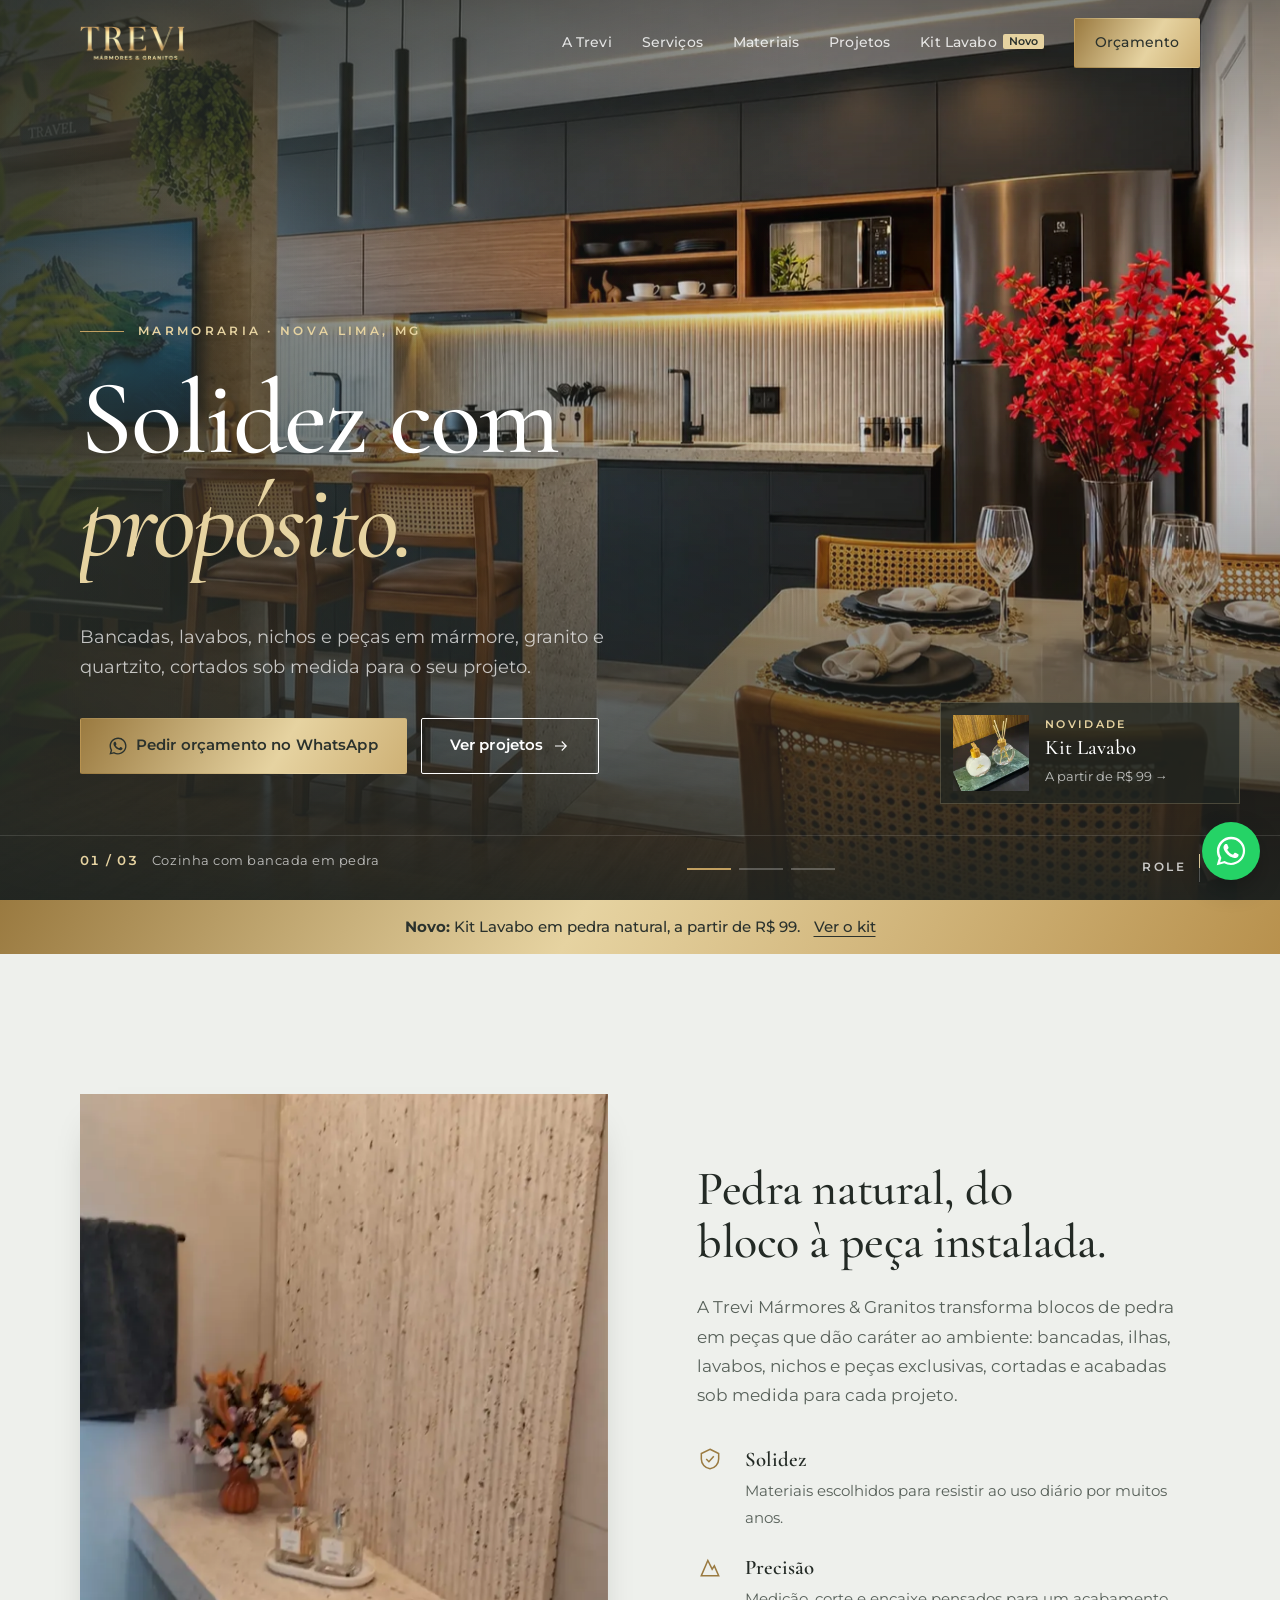
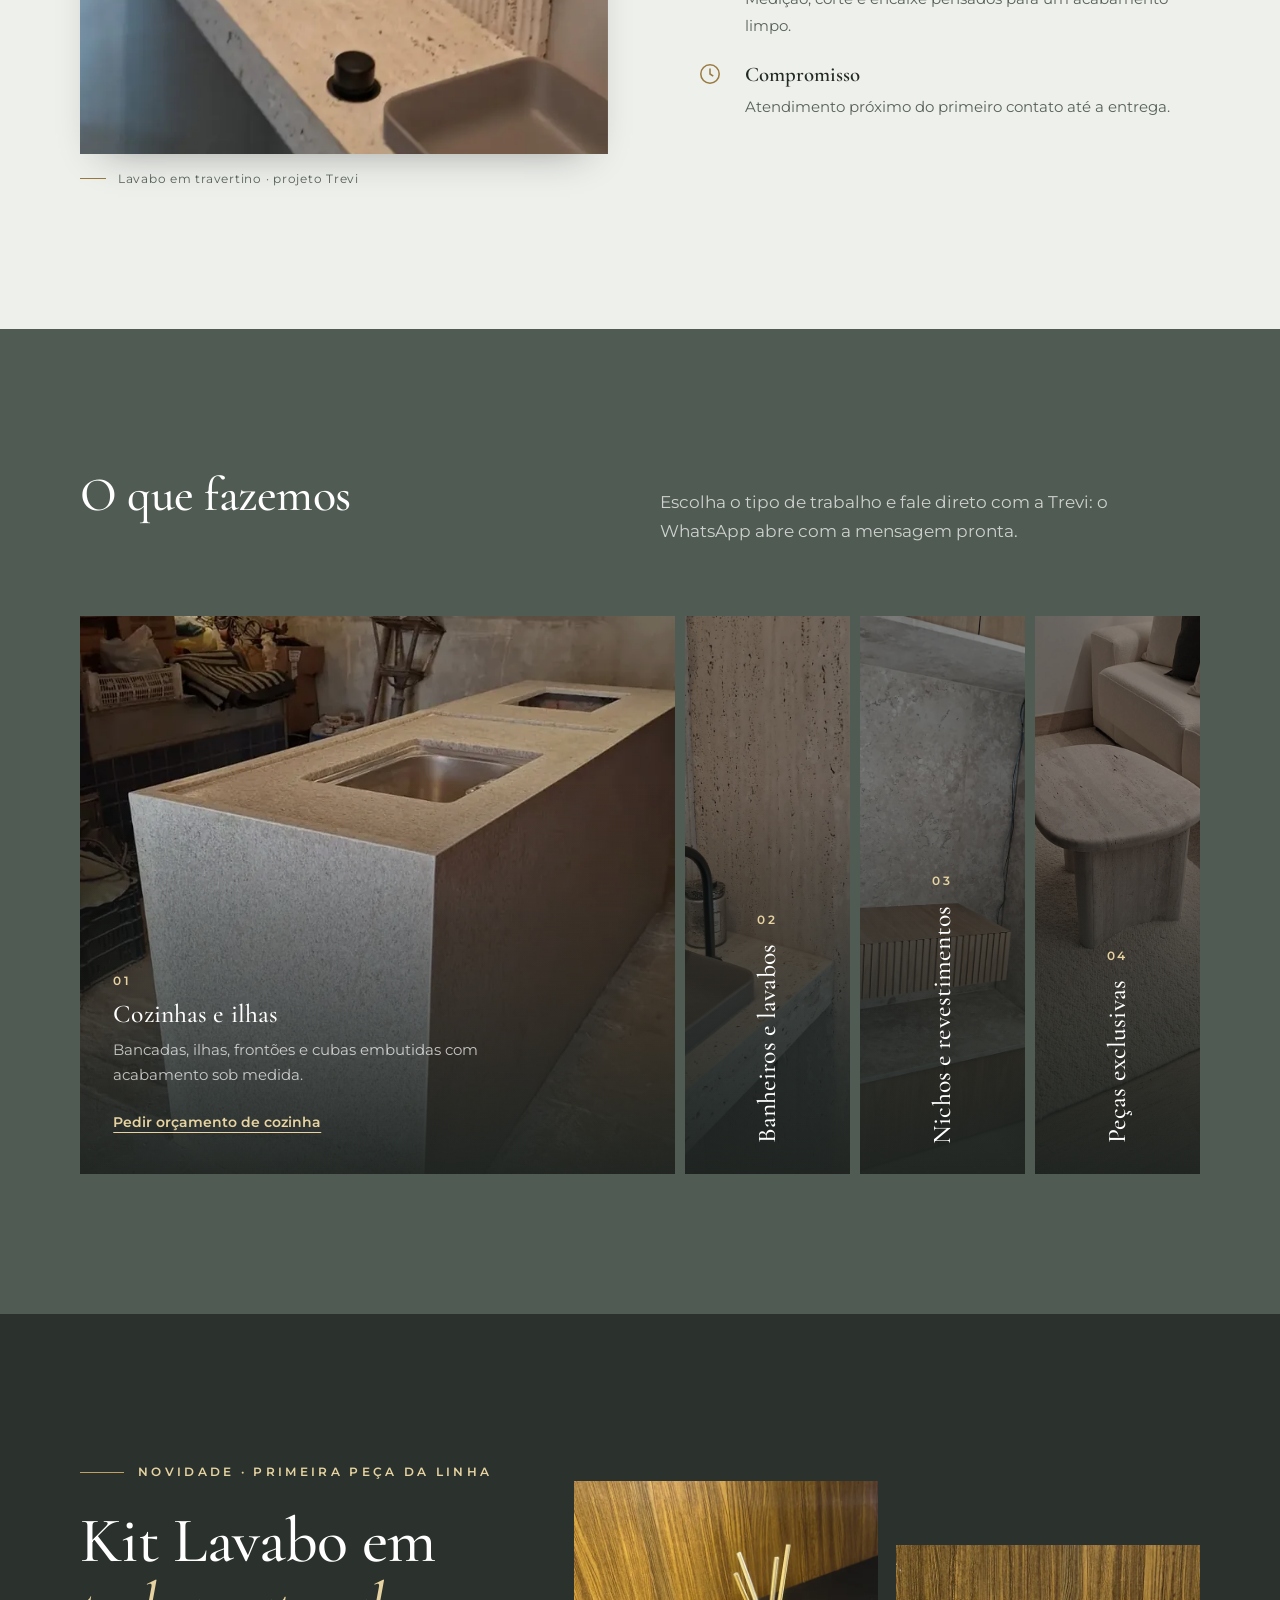
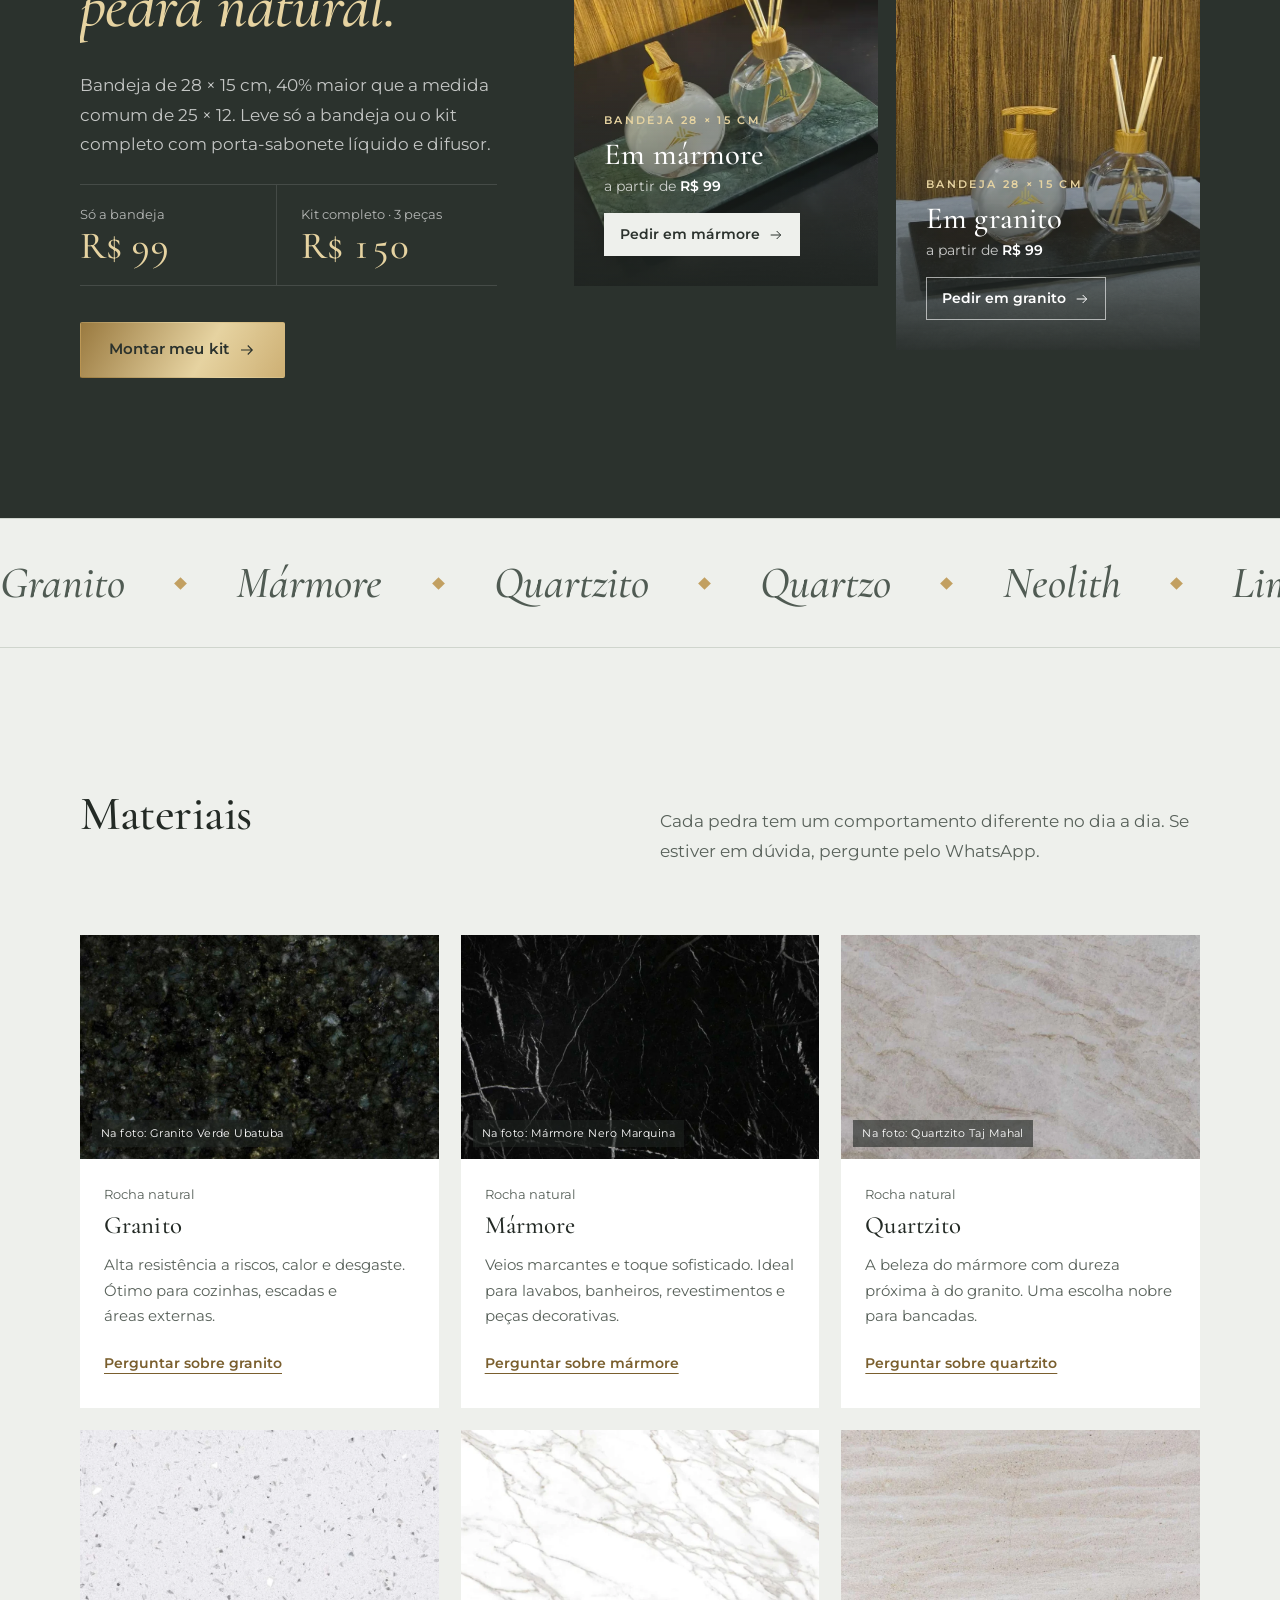
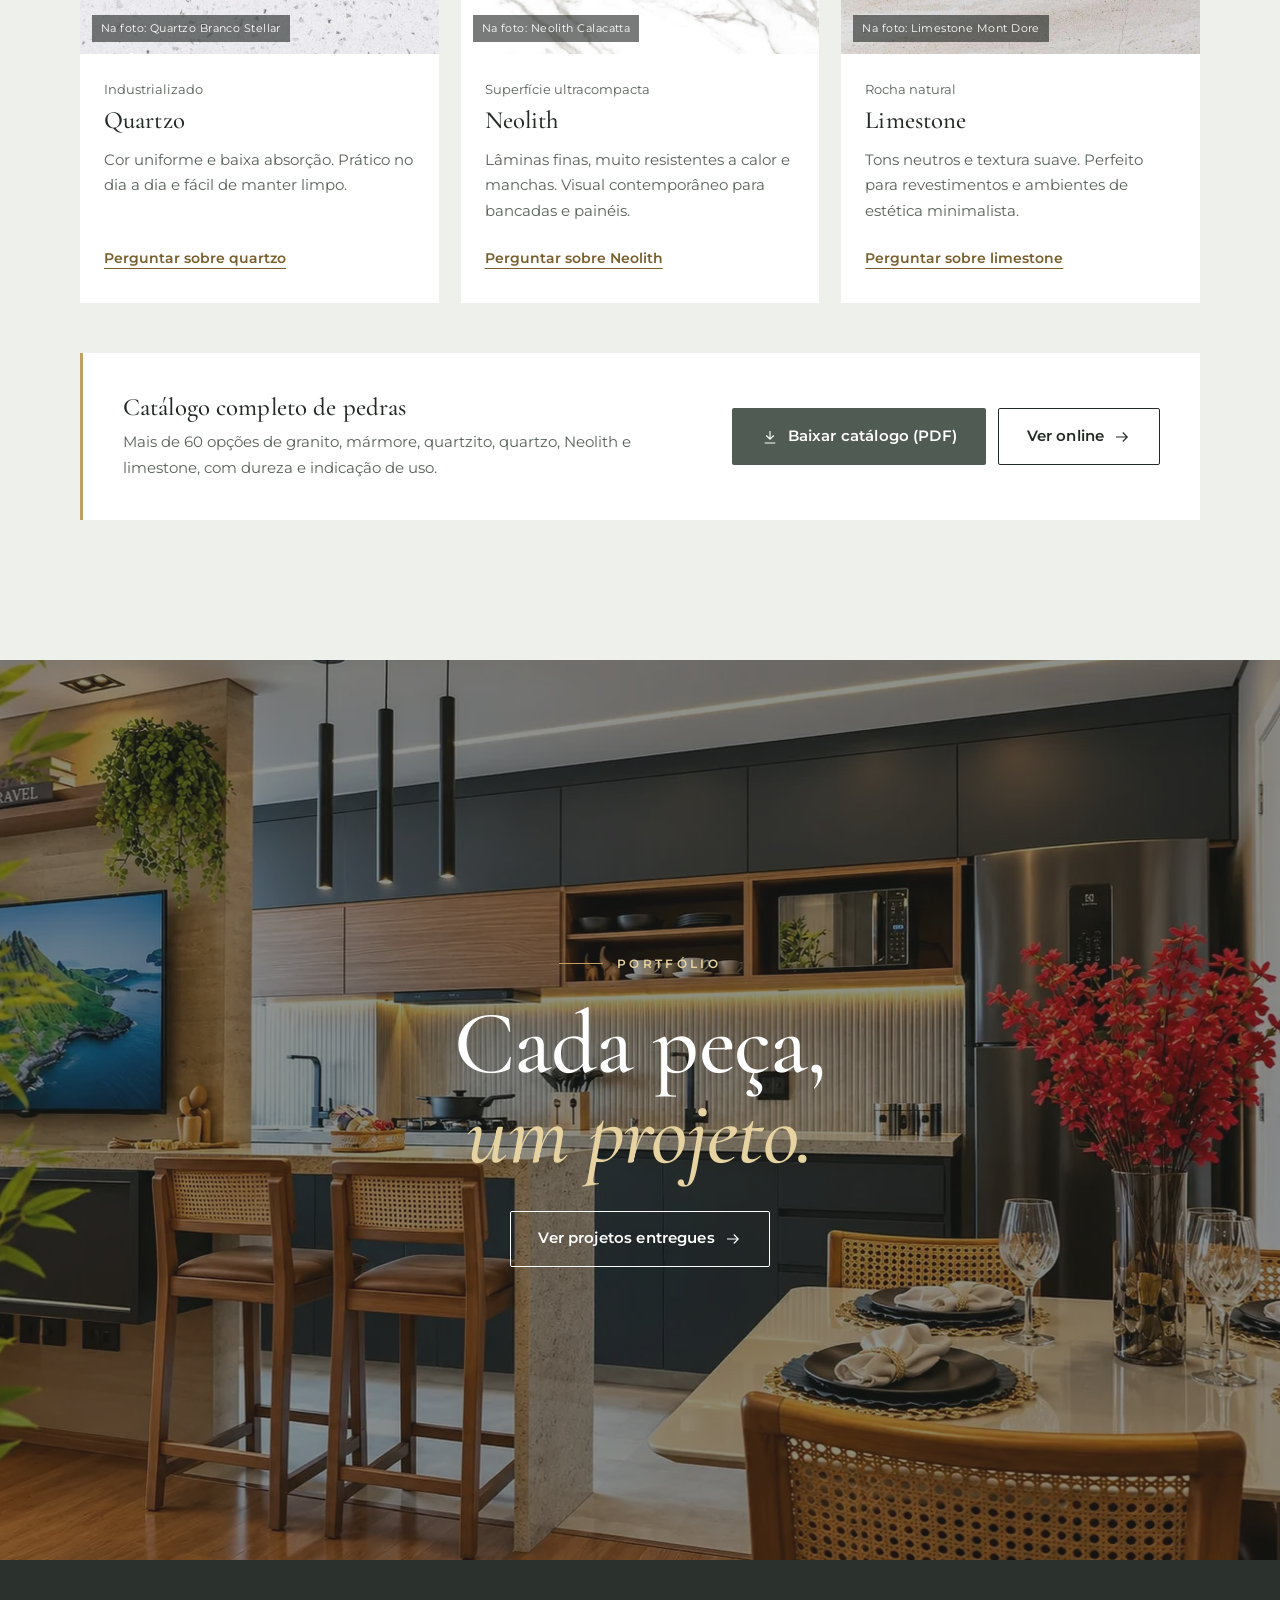
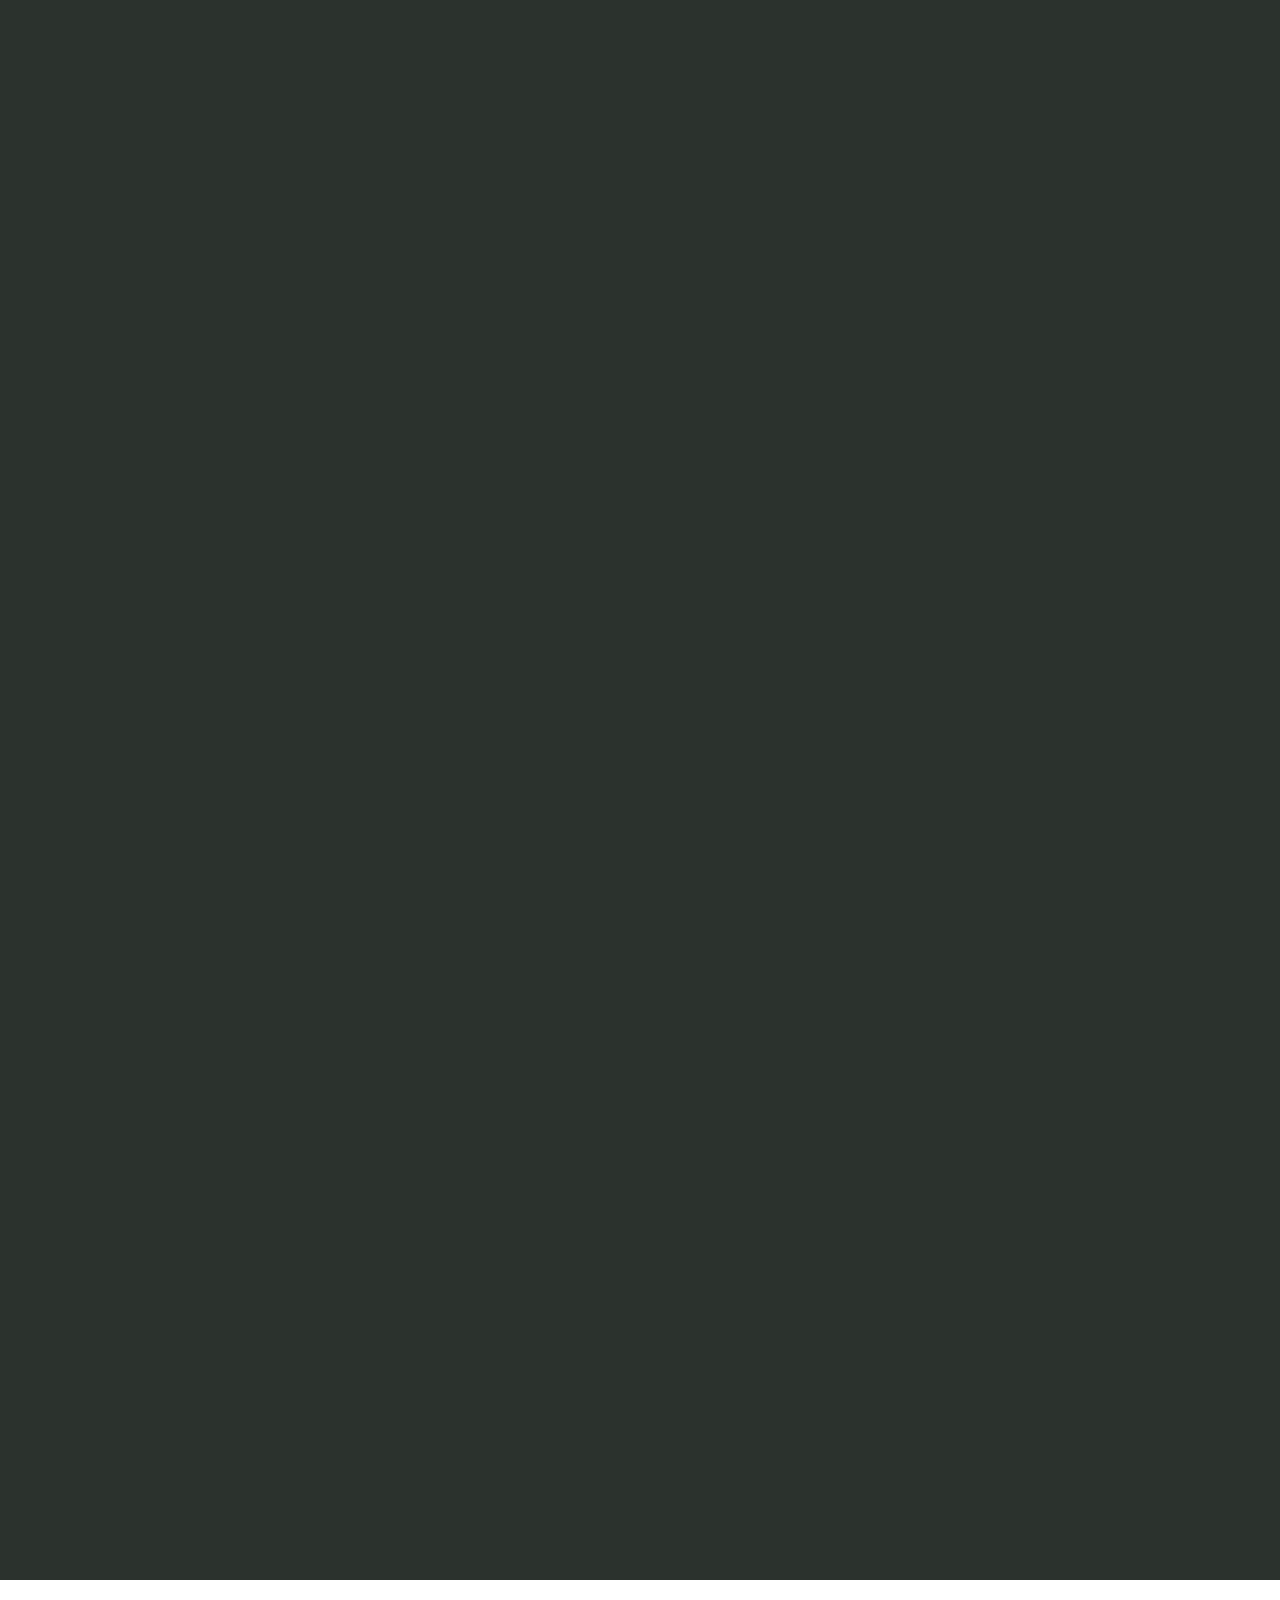
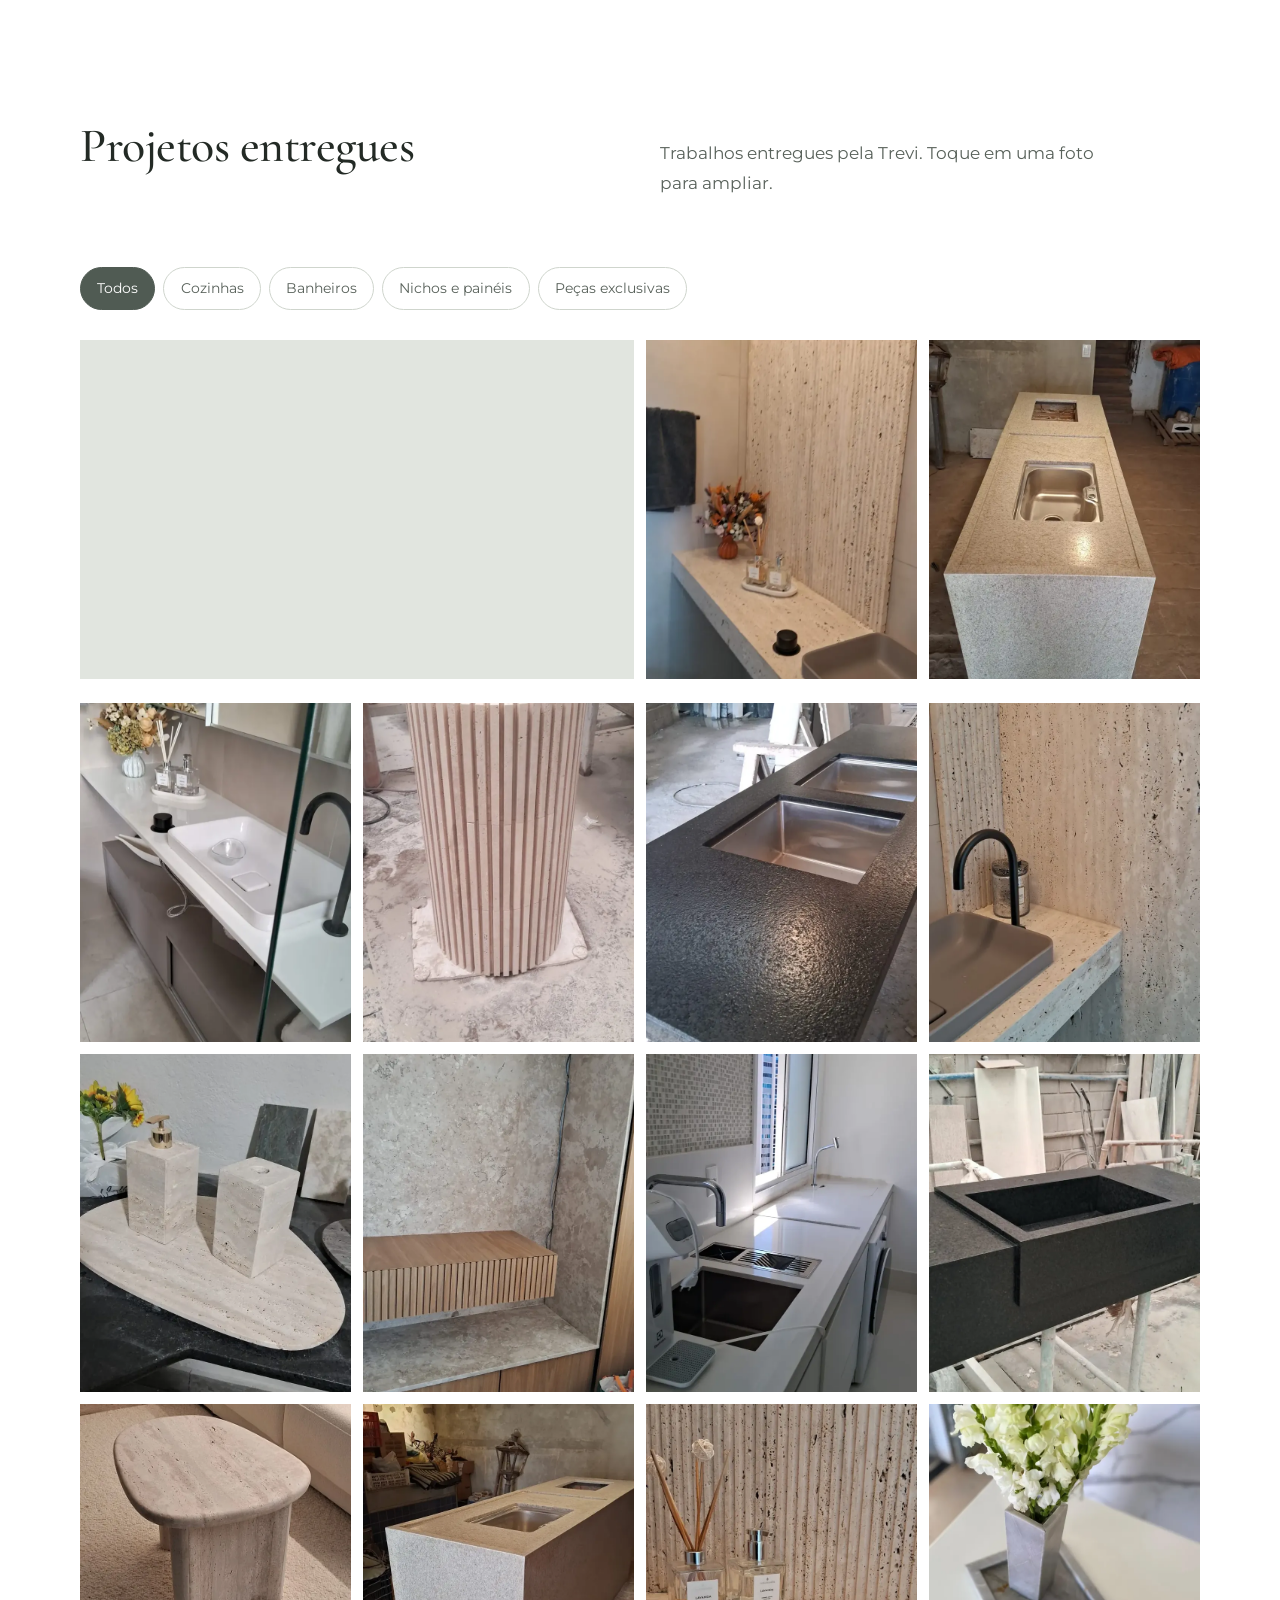
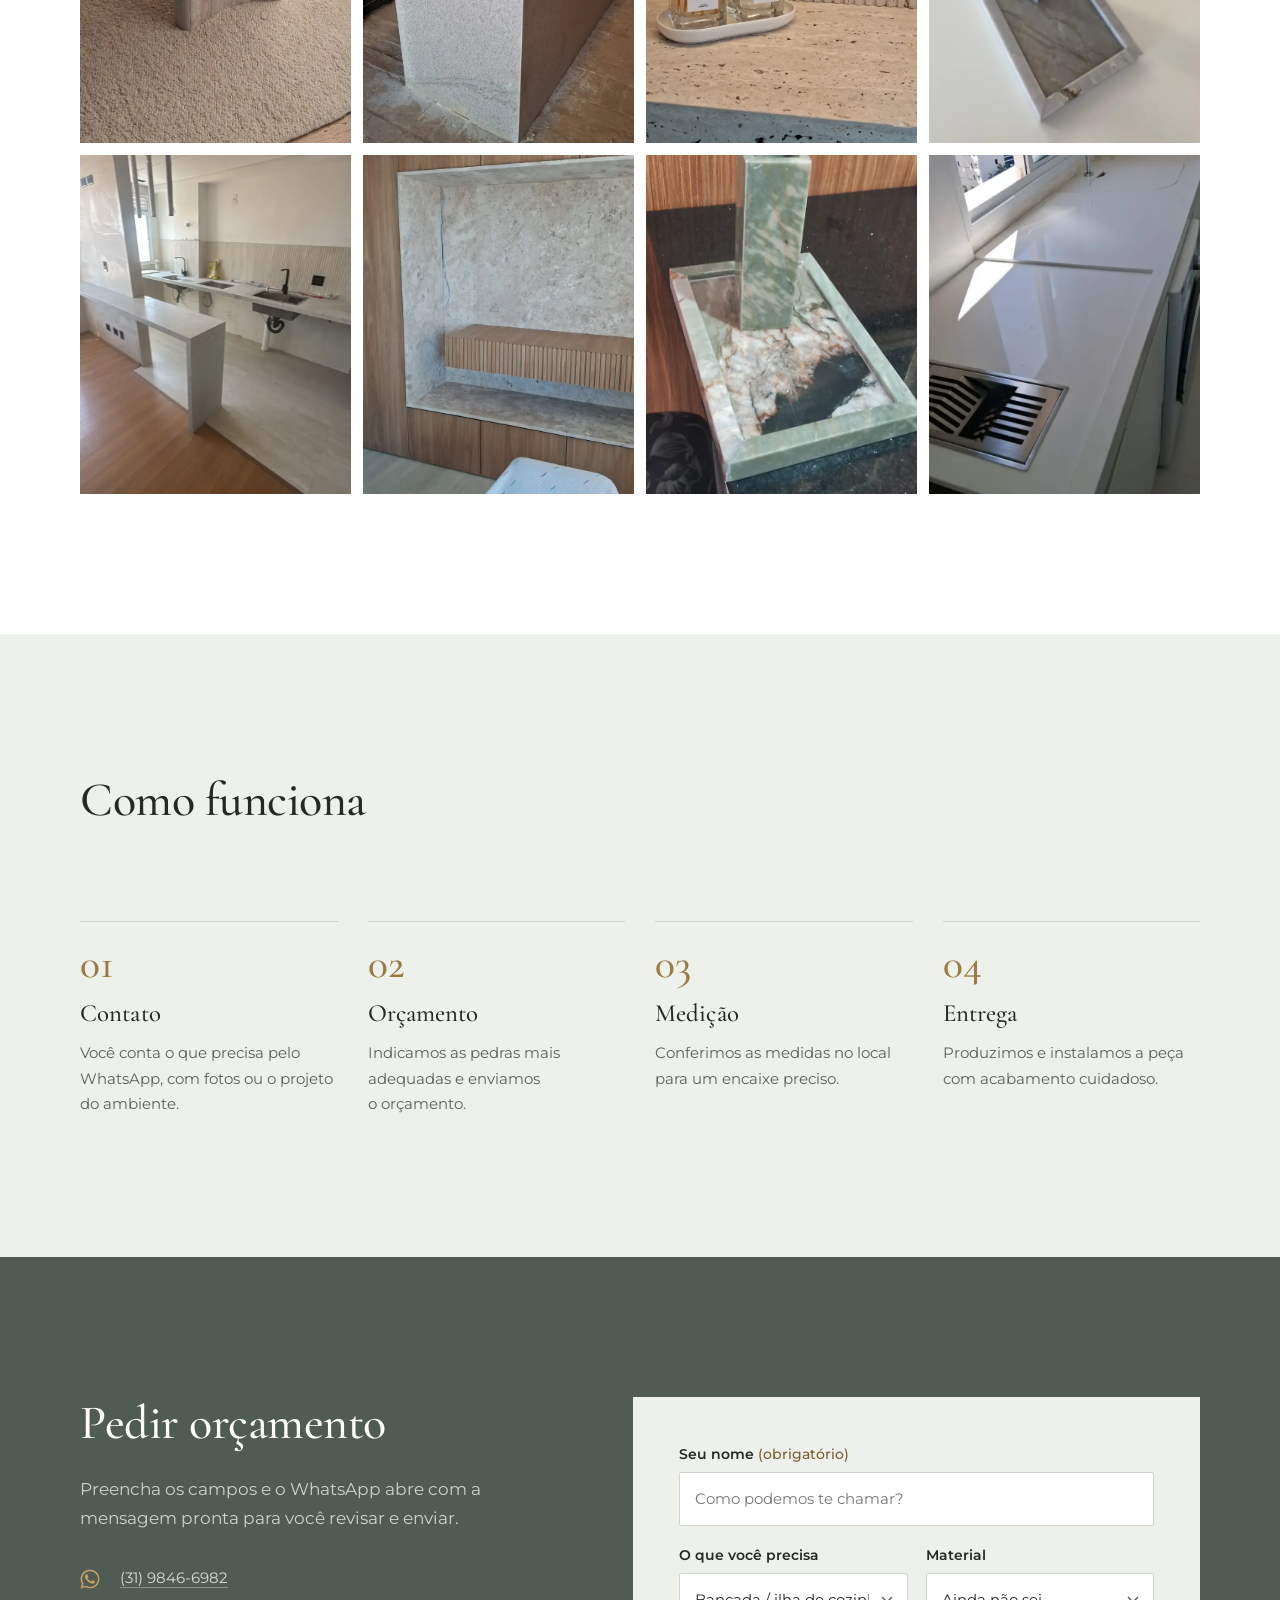
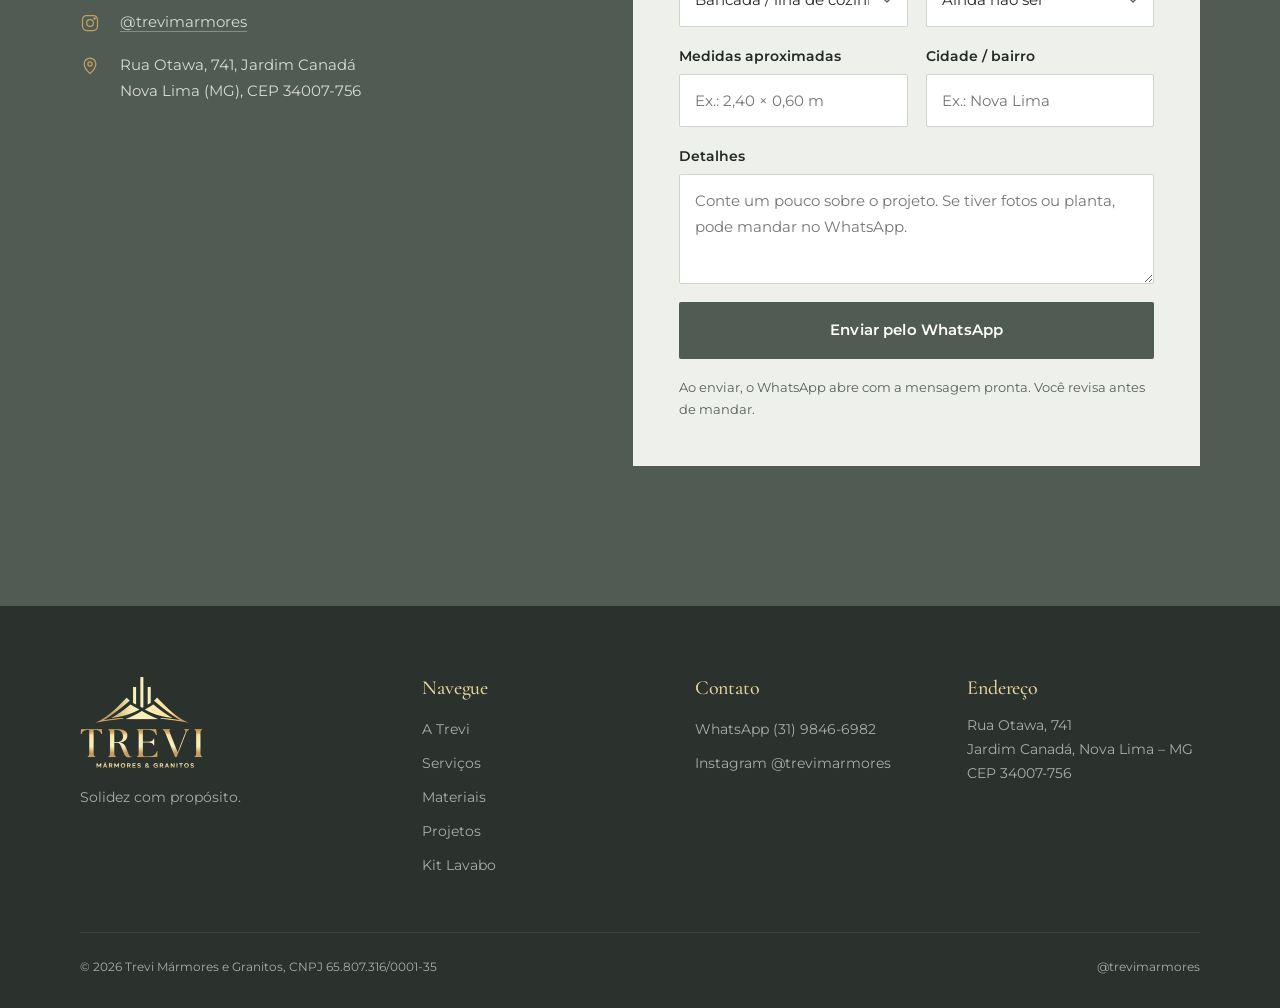
<file: index.html>
<!doctype html>
<html lang="pt-BR">
<head>
  <meta charset="utf-8">
  <meta name="viewport" content="width=device-width, initial-scale=1">
  <title>Trevi Mármores & Granitos | Marmoraria em Nova Lima – MG</title>
  <meta name="description" content="Bancadas, cozinhas, banheiros, nichos e peças sob medida em mármore, granito, quartzito e superfícies especiais. Marmoraria em Nova Lima (MG). Peça seu orçamento pelo WhatsApp.">
  <meta name="theme-color" content="#1f2421">
  <link rel="canonical" href="index.html">
  <meta property="og:type" content="website">
  <meta property="og:title" content="Trevi Mármores & Granitos">
  <meta property="og:description" content="Solidez com propósito. Mármores e granitos sob medida em Nova Lima (MG).">
  <meta property="og:image" content="assets/img/og-image.jpg">
  <meta property="og:locale" content="pt_BR">
  <link rel="icon" type="image/png" sizes="32x32" href="assets/img/favicon-32.png">
  <link rel="apple-touch-icon" href="assets/img/apple-touch-icon.png">
  <link rel="preload" href="assets/fonts/cormorant.woff2" as="font" type="font/woff2" crossorigin>
  <link rel="preload" href="assets/fonts/montserrat.woff2" as="font" type="font/woff2" crossorigin>
  <script>document.documentElement.classList.add("js")</script>
  <link rel="preload" as="image" href="assets/img/obras/obra-00.webp" imagesrcset="assets/img/obras/obra-00-sm.webp 720w, assets/img/obras/obra-00.webp 1400w" imagesizes="100vw" media="(min-width: 701px)" fetchpriority="high">
  <link rel="preload" as="image" href="assets/img/obras/obra-23-sm.webp" media="(max-width: 700px)" fetchpriority="high">
  <link rel="stylesheet" href="assets/css/style.css?v=7">
  <script type="application/ld+json">
  {
    "@context": "https://schema.org",
    "@type": "HomeAndConstructionBusiness",
    "name": "Trevi Mármores & Granitos",
    "image": "assets/img/og-image.jpg",
    "telephone": "+55 31 9846-6982",
    "address": {
      "@type": "PostalAddress",
      "streetAddress": "Rua Otawa, 741",
      "addressLocality": "Nova Lima",
      "addressRegion": "MG",
      "postalCode": "34007-756",
      "addressCountry": "BR"
    },
    "sameAs": ["https://www.instagram.com/trevimarmores/"]
  }
  </script>
</head>
<body>

<a class="pular" href="#conteudo">Pular para o conteúdo</a>

<header class="topo">
  <div class="container">
    <a href="index.html" class="marca" aria-label="Trevi Mármores & Granitos, início"><img src="assets/img/logo-nome-sm.png" alt="Trevi Mármores & Granitos" width="216" height="70"></a>
    <button class="menu-btn" aria-label="Abrir menu" aria-expanded="false" aria-controls="menu-principal">
      <svg aria-hidden="true" focusable="false" viewBox="0 0 24 24" fill="none" stroke="currentColor" stroke-width="1.5"><path class="l1" d="M3 7h18"/><path class="l2" d="M3 12h18"/><path class="l3" d="M3 17h18"/></svg>
    </button>
    <nav class="nav" id="menu-principal" aria-label="Principal">
      <a data-n="01" href="#sobre">A Trevi</a>
      <a data-n="02" href="#servicos">Serviços</a>
      <a data-n="03" href="#materiais">Materiais</a>
      <a data-n="04" href="#projetos">Projetos</a>
      <a data-n="05" href="kit-lavabo.html">Kit Lavabo<span class="selo">Novo</span></a>
      <a href="#orcamento" class="btn btn-ouro">Orçamento</a>
    </nav>
  </div>
</header>

<main id="conteudo">

  <!-- Hero -->
  <section class="hero on-dark" aria-label="Apresentação">
    <div class="hero-bg" aria-hidden="true">
      <div class="hero-slide ativo" data-legenda="Cozinha com bancada em pedra" data-legenda-celular="Lavabo em travertino">
        <picture>
          <source media="(max-width: 700px)" srcset="assets/img/obras/obra-23-sm.webp">
          <img src="assets/img/obras/obra-00.webp" srcset="assets/img/obras/obra-00-sm.webp 720w, assets/img/obras/obra-00.webp 1400w" sizes="100vw" alt="" width="1400" height="1050" fetchpriority="high" decoding="async">
        </picture>
      </div>
      <div class="hero-slide" data-legenda="Nicho revestido em pedra natural" data-legenda-celular="Bancada de banheiro com cuba esculpida">
        <picture>
          <source media="(max-width: 700px)" srcset="assets/img/obras/obra-29-sm.webp">
          <img src="assets/img/obras/obra-30.webp" srcset="assets/img/obras/obra-30-sm.webp 720w, assets/img/obras/obra-30.webp 1400w" sizes="100vw" alt="" width="1400" height="1050" loading="lazy" decoding="async">
        </picture>
      </div>
      <div class="hero-slide" data-legenda="Mesa de centro orgânica em travertino" data-legenda-celular="Bancada em travertino com cuba de apoio">
        <picture>
          <source media="(max-width: 700px)" srcset="assets/img/obras/obra-22-sm.webp">
          <img src="assets/img/obras/obra-07.webp" srcset="assets/img/obras/obra-07-sm.webp 720w, assets/img/obras/obra-07.webp 1400w" sizes="100vw" alt="" width="1400" height="1050" loading="lazy" decoding="async">
        </picture>
      </div>
    </div>
    <div class="container">
      <div class="hero-conteudo">
        <p class="sobretitulo">Marmoraria · Nova Lima, MG</p>
        <h1><span class="linha"><span>Solidez com</span></span><span class="linha"><span style="--i:1"><em>propósito.</em></span></span></h1>
        <p class="lead">Bancadas, lavabos, nichos e peças em mármore, granito e quartzito, cortados sob medida para o seu projeto.</p>
        <div class="hero-acoes">
          <a class="btn btn-ouro" data-wa="Olá, Trevi! Vim pelo site e gostaria de fazer um orçamento.">
          <svg aria-hidden="true" focusable="false" viewBox="0 0 24 24" fill="currentColor"><path d="M17.47 14.38c-.3-.15-1.76-.87-2.03-.97-.27-.1-.47-.15-.67.15-.2.3-.77.97-.94 1.17-.17.2-.35.22-.65.07-.3-.15-1.26-.46-2.4-1.48-.89-.79-1.49-1.77-1.66-2.07-.17-.3-.02-.46.13-.61.13-.13.3-.35.45-.52.15-.17.2-.3.3-.5.1-.2.05-.37-.02-.52-.08-.15-.67-1.62-.92-2.22-.24-.58-.49-.5-.67-.51h-.57c-.2 0-.52.07-.8.37-.27.3-1.04 1.02-1.04 2.48s1.07 2.88 1.21 3.08c.15.2 2.1 3.2 5.08 4.49.71.31 1.26.49 1.69.63.71.23 1.36.2 1.87.12.57-.09 1.76-.72 2.01-1.41.25-.69.25-1.29.17-1.41-.07-.12-.27-.2-.57-.35M12.05 21.5h-.01a9.4 9.4 0 0 1-4.79-1.31l-.34-.2-3.56.93.95-3.47-.22-.36a9.4 9.4 0 0 1-1.44-5.02c0-5.2 4.24-9.43 9.44-9.43a9.38 9.38 0 0 1 9.43 9.44c0 5.2-4.24 9.43-9.44 9.43M20.08 3.9A11.27 11.27 0 0 0 12.05.6C5.8.6.7 5.69.7 11.95c0 2 .52 3.95 1.52 5.67L.6 23.4l5.93-1.55a11.3 11.3 0 0 0 5.42 1.38h.01c6.25 0 11.35-5.09 11.35-11.35 0-3.03-1.18-5.88-3.33-8.02"/></svg>
          Pedir orçamento no WhatsApp
        </a>
          <a class="btn btn-linha" href="#projetos">Ver projetos <svg class="seta-btn" aria-hidden="true" focusable="false" viewBox="0 0 24 24" fill="none" stroke="currentColor" stroke-width="1.5"><path d="M4 12h15M13 6l6 6-6 6"/></svg></a>
        </div>
      </div>
    </div>
    <a class="hero-kit" href="kit-lavabo.html">
      <img src="assets/img/kit/kit-6-mini.webp" alt="" width="240" height="320" decoding="async">
      <div><small>Novidade</small><strong>Kit Lavabo</strong><span>A partir de R$ 99 →</span></div>
    </a>
    <div class="hero-rodape">
      <div class="container">
        <p class="hero-legenda" aria-hidden="true"><span class="num">01 / 03</span><span class="txt">Cozinha com bancada em pedra</span></p>
        <div class="hero-pontos" role="group" aria-label="Fotos de projetos">
          <button class="ativo" aria-label="Foto 1"></button><button aria-label="Foto 2"></button><button aria-label="Foto 3"></button>
        </div>
        <a class="rolar" href="#sobre">Role <span></span></a>
      </div>
    </div>
  </section>

  <!-- Faixa do lançamento -->
  <div class="aviso">
    <a href="kit-lavabo.html">
      <span><strong>Novo:</strong> Kit Lavabo em pedra natural, a partir de R$ 99.</span>
      <span class="seta">Ver o kit</span>
    </a>
  </div>

  <!-- Sobre -->
  <section class="secao" id="sobre">
    <div class="container sobre">
      <figure class="sobre-foto">
        <div class="sobre-foto-moldura"><img src="assets/img/obras/obra-23.webp" srcset="assets/img/obras/obra-23-sm.webp 720w, assets/img/obras/obra-23.webp 1400w" sizes="(max-width: 860px) 92vw, 46vw" alt="Lavabo com bancada e parede ripada em travertino" width="787" height="1400" loading="lazy" decoding="async"></div>
        <figcaption>Lavabo em travertino · projeto Trevi</figcaption>
      </figure>
      <div>
        <h2>Pedra natural, do bloco à peça instalada.</h2>
        <p class="lead">A Trevi Mármores & Granitos transforma blocos de pedra em peças que dão caráter ao ambiente: bancadas, ilhas, lavabos, nichos e peças exclusivas, cortadas e acabadas sob medida para cada projeto.</p>
        <ul class="valores">
          <li>
            <svg aria-hidden="true" focusable="false" viewBox="0 0 24 24" fill="none" stroke="currentColor" stroke-width="1.4"><path d="M12 3l8 4v5c0 4.5-3.4 8.3-8 9-4.6-.7-8-4.5-8-9V7l8-4z"/><path d="M8.5 12l2.5 2.5 4.5-5"/></svg>
            <div><strong>Solidez</strong><span>Materiais escolhidos para resistir ao uso diário por muitos anos.</span></div>
          </li>
          <li>
            <svg aria-hidden="true" focusable="false" viewBox="0 0 24 24" fill="none" stroke="currentColor" stroke-width="1.4"><path d="M4 20l6-14 4 8 2-3 4 9H4z"/></svg>
            <div><strong>Precisão</strong><span>Medição, corte e encaixe pensados para um acabamento limpo.</span></div>
          </li>
          <li>
            <svg aria-hidden="true" focusable="false" viewBox="0 0 24 24" fill="none" stroke="currentColor" stroke-width="1.4"><circle cx="12" cy="12" r="8.5"/><path d="M12 7v5l3 2"/></svg>
            <div><strong>Compromisso</strong><span>Atendimento próximo do primeiro contato até a entrega.</span></div>
          </li>
        </ul>
      </div>
    </div>
  </section>

  <!-- Serviços -->
  <section class="secao secao-escura on-dark" id="servicos">
    <div class="container">
      <div class="cabeca">
        <div>
          <h2>O que fazemos</h2>
        </div>
        <p class="lead">Escolha o tipo de trabalho e fale direto com a Trevi: o WhatsApp abre com a mensagem pronta.</p>
      </div>
      <div class="servicos acordeao">
        <article class="servico aberto">
          <div class="servico-img"><img src="assets/img/obras/obra-03.webp" srcset="assets/img/obras/obra-03-sm.webp 720w, assets/img/obras/obra-03.webp 1400w" sizes="(max-width: 560px) 100vw, (max-width: 1024px) 50vw, 25vw" alt="Ilha de cozinha em pedra" loading="lazy" decoding="async"></div>
          <div class="servico-corpo">
            <span class="servico-num">01</span>
            <h3>Cozinhas e ilhas</h3>
            <p>Bancadas, ilhas, frontões e cubas embutidas com acabamento sob medida.</p>
            <a class="link-ouro" data-wa="Olá, Trevi! Vim pelo site e gostaria de um orçamento para bancada / ilha de cozinha.">Pedir orçamento de cozinha</a>
          </div>
        </article>
        <article class="servico">
          <div class="servico-img"><img src="assets/img/obras/obra-22.webp" srcset="assets/img/obras/obra-22-sm.webp 720w, assets/img/obras/obra-22.webp 1400w" sizes="(max-width: 560px) 100vw, (max-width: 1024px) 50vw, 25vw" alt="Bancada de lavabo em travertino com cuba de apoio" loading="lazy" decoding="async"></div>
          <div class="servico-corpo">
            <span class="servico-num">02</span>
            <h3>Banheiros e lavabos</h3>
            <p>Bancadas, cubas esculpidas, saias e revestimentos para áreas molhadas.</p>
            <a class="link-ouro" data-wa="Olá, Trevi! Vim pelo site e gostaria de um orçamento para banheiro / lavabo.">Pedir orçamento de banheiro</a>
          </div>
        </article>
        <article class="servico">
          <div class="servico-img"><img src="assets/img/obras/obra-31.webp" srcset="assets/img/obras/obra-31-sm.webp 720w, assets/img/obras/obra-31.webp 1400w" sizes="(max-width: 560px) 100vw, (max-width: 1024px) 50vw, 25vw" alt="Nicho revestido em pedra natural em painel de madeira" loading="lazy" decoding="async"></div>
          <div class="servico-corpo">
            <span class="servico-num">03</span>
            <h3>Nichos e revestimentos</h3>
            <p>Painéis, nichos, soleiras, peitoris, escadas e paredes em pedra.</p>
            <a class="link-ouro" data-wa="Olá, Trevi! Vim pelo site e gostaria de um orçamento para nicho / revestimento.">Pedir orçamento de revestimento</a>
          </div>
        </article>
        <article class="servico">
          <div class="servico-img"><img src="assets/img/obras/obra-08.webp" alt="Mesa de centro em travertino" loading="lazy" decoding="async"></div>
          <div class="servico-corpo">
            <span class="servico-num">04</span>
            <h3>Peças exclusivas</h3>
            <p>Mesas, aparadores, vasos e objetos de decoração feitos sob encomenda.</p>
            <a class="link-ouro" data-wa="Olá, Trevi! Vim pelo site e gostaria de um orçamento para uma peça exclusiva (mesa, vaso, decoração).">Pedir orçamento de peça</a>
          </div>
        </article>
      </div>
    </div>
  </section>

  <!-- Destaque Kit Lavabo: texto + cartões de foto (inspirado no Split Hero With Image Cards do 21st.dev) -->
  <section class="secao secao-verde on-dark kit-split">
    <div class="container kit-split-grade">
      <div class="kit-split-texto">
        <p class="sobretitulo">Novidade · primeira peça da linha</p>
        <h2>Kit Lavabo em <em>pedra natural.</em></h2>
        <p class="lead">Bandeja de 28 × 15 cm, 40% maior que a medida comum de 25 × 12. Leve só a bandeja ou o kit completo com porta-sabonete líquido e difusor.</p>
        <dl class="kit-split-precos">
          <div><dt>Só a bandeja</dt><dd>R$ 99</dd></div>
          <div><dt>Kit completo · 3 peças</dt><dd>R$ 150</dd></div>
        </dl>
        <div class="hero-acoes">
          <a class="btn btn-ouro" href="kit-lavabo.html">Montar meu kit <svg class="seta-btn" aria-hidden="true" focusable="false" viewBox="0 0 24 24" fill="none" stroke="currentColor" stroke-width="1.5"><path d="M4 12h15M13 6l6 6-6 6"/></svg></a>
        </div>
      </div>
      <div class="kit-split-cards">
        <article class="kit-card">
          <img src="assets/img/kit/kit-6-sm.webp" srcset="assets/img/kit/kit-6-sm.webp 640w, assets/img/kit/kit-6.webp 960w" sizes="(max-width: 860px) 50vw, 26vw" alt="Kit Lavabo com bandeja em mármore verde" width="960" height="1280" loading="lazy" decoding="async">
          <div class="kit-card-texto">
            <span class="kit-card-rotulo">Bandeja 28 × 15 cm</span>
            <h3>Em mármore</h3>
            <p>a partir de <strong>R$ 99</strong></p>
            <a class="kit-card-btn" data-wa="Olá, Trevi! Vim pelo site e quero o Kit Lavabo com bandeja em mármore. Pode me mostrar as pedras disponíveis?">Pedir em mármore <svg class="seta-btn" aria-hidden="true" focusable="false" viewBox="0 0 24 24" fill="none" stroke="currentColor" stroke-width="1.5"><path d="M4 12h15M13 6l6 6-6 6"/></svg></a>
          </div>
        </article>
        <article class="kit-card invertido">
          <img src="assets/img/kit/kit-1-sm.webp" srcset="assets/img/kit/kit-1-sm.webp 640w, assets/img/kit/kit-1.webp 960w" sizes="(max-width: 860px) 50vw, 26vw" alt="Kit Lavabo com bandeja em granito preto" width="960" height="1280" loading="lazy" decoding="async">
          <div class="kit-card-texto">
            <span class="kit-card-rotulo">Bandeja 28 × 15 cm</span>
            <h3>Em granito</h3>
            <p>a partir de <strong>R$ 99</strong></p>
            <a class="kit-card-btn" data-wa="Olá, Trevi! Vim pelo site e quero o Kit Lavabo com bandeja em granito. Pode me mostrar as pedras disponíveis?">Pedir em granito <svg class="seta-btn" aria-hidden="true" focusable="false" viewBox="0 0 24 24" fill="none" stroke="currentColor" stroke-width="1.5"><path d="M4 12h15M13 6l6 6-6 6"/></svg></a>
          </div>
        </article>
      </div>
    </div>
  </section>

  <!-- Faixa de materiais -->
  <div class="faixa" aria-hidden="true">
    <div class="faixa-trilho">
      <span>Granito</span><span>Mármore</span><span>Quartzito</span><span>Quartzo</span><span>Neolith</span><span>Limestone</span>
      <span>Granito</span><span>Mármore</span><span>Quartzito</span><span>Quartzo</span><span>Neolith</span><span>Limestone</span>
    </div>
  </div>

  <!-- Materiais -->
  <section class="secao" id="materiais">
    <div class="container">
      <div class="cabeca">
        <div>
          <h2>Materiais</h2>
        </div>
        <p class="lead">Cada pedra tem um comportamento diferente no dia a dia. Se estiver em dúvida, pergunte pelo WhatsApp.</p>
      </div>
      <div class="materiais">
        <article class="material">
          <div class="material-img"><img src="assets/img/materiais/granito.webp" alt="Textura de Granito Verde Ubatuba" width="960" height="600" loading="lazy" decoding="async"><span class="material-legenda">Na foto: Granito Verde Ubatuba</span></div>
          <div class="material-corpo">
            <span class="tag">Rocha natural</span>
            <h3>Granito</h3>
            <p>Alta resistência a riscos, calor e desgaste. Ótimo para cozinhas, escadas e áreas externas.</p>
            <a class="link-ouro" data-wa="Olá, Trevi! Vim pelo site e gostaria de saber mais sobre granito para o meu projeto.">Perguntar sobre granito</a>
          </div>
        </article>
        <article class="material">
          <div class="material-img"><img src="assets/img/materiais/marmore.webp" alt="Textura de Mármore Nero Marquina" width="960" height="600" loading="lazy" decoding="async"><span class="material-legenda">Na foto: Mármore Nero Marquina</span></div>
          <div class="material-corpo">
            <span class="tag">Rocha natural</span>
            <h3>Mármore</h3>
            <p>Veios marcantes e toque sofisticado. Ideal para lavabos, banheiros, revestimentos e peças decorativas.</p>
            <a class="link-ouro" data-wa="Olá, Trevi! Vim pelo site e gostaria de saber mais sobre mármore para o meu projeto.">Perguntar sobre mármore</a>
          </div>
        </article>
        <article class="material">
          <div class="material-img"><img src="assets/img/materiais/quartzito.webp" alt="Textura de Quartzito Taj Mahal" width="960" height="600" loading="lazy" decoding="async"><span class="material-legenda">Na foto: Quartzito Taj Mahal</span></div>
          <div class="material-corpo">
            <span class="tag">Rocha natural</span>
            <h3>Quartzito</h3>
            <p>A beleza do mármore com dureza próxima à do granito. Uma escolha nobre para bancadas.</p>
            <a class="link-ouro" data-wa="Olá, Trevi! Vim pelo site e gostaria de saber mais sobre quartzito para o meu projeto.">Perguntar sobre quartzito</a>
          </div>
        </article>
        <article class="material">
          <div class="material-img"><img src="assets/img/materiais/quartzo.webp" alt="Textura de Quartzo Branco Stellar" width="960" height="600" loading="lazy" decoding="async"><span class="material-legenda">Na foto: Quartzo Branco Stellar</span></div>
          <div class="material-corpo">
            <span class="tag">Industrializado</span>
            <h3>Quartzo</h3>
            <p>Cor uniforme e baixa absorção. Prático no dia a dia e fácil de manter limpo.</p>
            <a class="link-ouro" data-wa="Olá, Trevi! Vim pelo site e gostaria de saber mais sobre quartzo industrializado para o meu projeto.">Perguntar sobre quartzo</a>
          </div>
        </article>
        <article class="material">
          <div class="material-img"><img src="assets/img/materiais/neolith.webp" alt="Textura de Neolith Calacatta" width="960" height="600" loading="lazy" decoding="async"><span class="material-legenda">Na foto: Neolith Calacatta</span></div>
          <div class="material-corpo">
            <span class="tag">Superfície ultracompacta</span>
            <h3>Neolith</h3>
            <p>Lâminas finas, muito resistentes a calor e manchas. Visual contemporâneo para bancadas e painéis.</p>
            <a class="link-ouro" data-wa="Olá, Trevi! Vim pelo site e gostaria de saber mais sobre Neolith para o meu projeto.">Perguntar sobre Neolith</a>
          </div>
        </article>
        <article class="material">
          <div class="material-img"><img src="assets/img/materiais/limestone.webp" alt="Textura de Limestone Mont Dore" width="960" height="600" loading="lazy" decoding="async"><span class="material-legenda">Na foto: Limestone Mont Dore</span></div>
          <div class="material-corpo">
            <span class="tag">Rocha natural</span>
            <h3>Limestone</h3>
            <p>Tons neutros e textura suave. Perfeito para revestimentos e ambientes de estética minimalista.</p>
            <a class="link-ouro" data-wa="Olá, Trevi! Vim pelo site e gostaria de saber mais sobre limestone para o meu projeto.">Perguntar sobre limestone</a>
          </div>
        </article>
      </div>
      <div class="catalogo-cta">
        <div>
          <h3>Catálogo completo de pedras</h3>
          <p>Mais de 60 opções de granito, mármore, quartzito, quartzo, Neolith e limestone, com dureza e indicação de uso.</p>
        </div>
        <div class="catalogo-acoes">
          <a class="btn btn-escuro" href="assets/catalogo/catalogo-trevi-marmores.pdf" download="Catalogo-Trevi-Marmores-e-Granitos.pdf"><svg aria-hidden="true" focusable="false" viewBox="0 0 24 24" fill="none" stroke="currentColor" stroke-width="1.5"><path d="M12 4v11M7 10l5 5 5-5M5 20h14"/></svg> Baixar catálogo (PDF)</a>
          <a class="btn btn-linha" href="assets/catalogo/catalogo-trevi-marmores.pdf" target="_blank" rel="noopener">Ver online <svg class="seta-btn" aria-hidden="true" focusable="false" viewBox="0 0 24 24" fill="none" stroke="currentColor" stroke-width="1.5"><path d="M4 12h15M13 6l6 6-6 6"/></svg></a>
        </div>
      </div>
    </div>
  </section>

  <!-- Vitrine com zoom ao rolar (inspirada no Zoom Parallax do 21st.dev) -->
  <section class="vitrine" aria-label="Vitrine de projetos">
    <div class="vitrine-palco">
      <div class="zoom-item" style="--x:-1;--y:-1"><div class="zoom-foto"><img src="assets/img/obras/obra-30-sm.webp" alt="" loading="lazy" decoding="async"></div></div>
      <div class="zoom-item" style="--x:0;--y:-1"><div class="zoom-foto"><img src="assets/img/obras/obra-07-sm.webp" alt="" loading="lazy" decoding="async"></div></div>
      <div class="zoom-item" style="--x:1;--y:-1"><div class="zoom-foto"><img src="assets/img/obras/obra-29-sm.webp" alt="" loading="lazy" decoding="async"></div></div>
      <div class="zoom-item" style="--x:-1;--y:0"><div class="zoom-foto"><img src="assets/img/obras/obra-22-sm.webp" alt="" loading="lazy" decoding="async"></div></div>
      <div class="zoom-item centro" style="--x:0;--y:0"><div class="zoom-foto"><img src="assets/img/obras/obra-00.webp" srcset="assets/img/obras/obra-00-sm.webp 720w, assets/img/obras/obra-00.webp 1400w" sizes="100vw" alt="" loading="lazy" decoding="async"></div></div>
      <div class="zoom-item" style="--x:1;--y:0"><div class="zoom-foto"><img src="assets/img/obras/obra-03-sm.webp" alt="" loading="lazy" decoding="async"></div></div>
      <div class="zoom-item" style="--x:-1;--y:1"><div class="zoom-foto"><img src="assets/img/obras/obra-10-sm.webp" alt="" loading="lazy" decoding="async"></div></div>
      <div class="zoom-item" style="--x:0;--y:1"><div class="zoom-foto"><img src="assets/img/obras/obra-31-sm.webp" alt="" loading="lazy" decoding="async"></div></div>
      <div class="zoom-item" style="--x:1;--y:1"><div class="zoom-foto"><img src="assets/img/obras/obra-37-sm.webp" alt="" loading="lazy" decoding="async"></div></div>
      <div class="vitrine-texto">
        <p class="sobretitulo">Portfólio</p>
        <h2>Cada peça,<br><em>um projeto.</em></h2>
        <a class="btn btn-linha" href="#projetos">Ver projetos entregues <svg class="seta-btn" aria-hidden="true" focusable="false" viewBox="0 0 24 24" fill="none" stroke="currentColor" stroke-width="1.5"><path d="M4 12h15M13 6l6 6-6 6"/></svg></a>
      </div>
    </div>
  </section>

  <!-- Projetos -->
  <section class="secao secao-clara" id="projetos">
    <div class="container">
      <div class="cabeca">
        <div>
          <h2>Projetos entregues</h2>
        </div>
        <p class="lead">Trabalhos entregues pela Trevi. Toque em uma foto para ampliar.</p>
      </div>
      <div class="filtros" role="group" aria-label="Filtrar projetos">
        <button class="filtro ativo" data-filtro="todos" aria-pressed="true">Todos</button>
        <button class="filtro" data-filtro="cozinhas" aria-pressed="false">Cozinhas</button>
        <button class="filtro" data-filtro="banheiros" aria-pressed="false">Banheiros</button>
        <button class="filtro" data-filtro="nichos" aria-pressed="false">Nichos e painéis</button>
        <button class="filtro" data-filtro="pecas" aria-pressed="false">Peças exclusivas</button>
      </div>
      <div class="galeria">
        <figure class="largo" data-cat="cozinhas"><img src="assets/img/obras/obra-00.webp" srcset="assets/img/obras/obra-00-sm.webp 720w, assets/img/obras/obra-00.webp 1400w" sizes="(max-width: 860px) 100vw, 50vw" alt="Cozinha planejada com bancada em pedra clara" loading="lazy" decoding="async" width="1400" height="1050"><figcaption>Cozinha</figcaption></figure>
        <figure data-cat="banheiros"><img src="assets/img/obras/obra-23.webp" srcset="assets/img/obras/obra-23-sm.webp 720w, assets/img/obras/obra-23.webp 1400w" sizes="(max-width: 860px) 50vw, 25vw" alt="Lavabo com bancada e parede em travertino" loading="lazy" decoding="async" width="787" height="1400"><figcaption>Lavabo em travertino</figcaption></figure>
        <figure class="largo" data-cat="pecas"><img src="assets/img/obras/obra-07.webp" srcset="assets/img/obras/obra-07-sm.webp 720w, assets/img/obras/obra-07.webp 1400w" sizes="(max-width: 860px) 100vw, 50vw" alt="Mesa de centro orgânica em travertino" loading="lazy" decoding="async" width="1400" height="645"><figcaption>Mesa de centro</figcaption></figure>
        <figure data-cat="cozinhas"><img src="assets/img/obras/obra-01.webp" srcset="assets/img/obras/obra-01-sm.webp 720w, assets/img/obras/obra-01.webp 1400w" sizes="(max-width: 860px) 50vw, 25vw" alt="Ilha revestida em pedra com cuba" loading="lazy" decoding="async" width="787" height="1400"><figcaption>Ilha de cozinha</figcaption></figure>
        <figure class="largo" data-cat="nichos"><img src="assets/img/obras/obra-30.webp" srcset="assets/img/obras/obra-30-sm.webp 720w, assets/img/obras/obra-30.webp 1400w" sizes="(max-width: 860px) 100vw, 50vw" alt="Nicho em pedra com prateleira ripada" loading="lazy" decoding="async" width="1400" height="787"><figcaption>Nicho em pedra</figcaption></figure>
        <figure data-cat="banheiros"><img src="assets/img/obras/obra-29.webp" srcset="assets/img/obras/obra-29-sm.webp 720w, assets/img/obras/obra-29.webp 1400w" sizes="(max-width: 860px) 50vw, 25vw" alt="Banheiro com bancada branca e cuba esculpida" loading="lazy" decoding="async" width="787" height="1400"><figcaption>Bancada de banheiro</figcaption></figure>
        <figure data-cat="pecas"><img src="assets/img/obras/obra-12.webp" alt="Peça cilíndrica ripada em pedra" loading="lazy" decoding="async" width="630" height="1400"><figcaption>Cuba ripada</figcaption></figure>
        <figure data-cat="cozinhas"><img src="assets/img/obras/obra-17.webp" srcset="assets/img/obras/obra-17-sm.webp 720w, assets/img/obras/obra-17.webp 1400w" sizes="(max-width: 860px) 50vw, 25vw" alt="Bancada escura com cuba dupla de inox" loading="lazy" decoding="async" width="787" height="1400"><figcaption>Bancada com cuba dupla</figcaption></figure>
        <figure data-cat="banheiros"><img src="assets/img/obras/obra-22.webp" srcset="assets/img/obras/obra-22-sm.webp 720w, assets/img/obras/obra-22.webp 1400w" sizes="(max-width: 860px) 50vw, 25vw" alt="Bancada em travertino com cuba de apoio" loading="lazy" decoding="async" width="787" height="1400"><figcaption>Bancada em travertino</figcaption></figure>
        <figure data-cat="pecas"><img src="assets/img/obras/obra-18.webp" srcset="assets/img/obras/obra-18-sm.webp 720w, assets/img/obras/obra-18.webp 1400w" sizes="(max-width: 860px) 50vw, 25vw" alt="Bandeja e conjunto de lavabo em travertino" loading="lazy" decoding="async" width="787" height="1400"><figcaption>Conjunto de lavabo</figcaption></figure>
        <figure data-cat="nichos"><img src="assets/img/obras/obra-31.webp" srcset="assets/img/obras/obra-31-sm.webp 720w, assets/img/obras/obra-31.webp 1400w" sizes="(max-width: 860px) 50vw, 25vw" alt="Nicho revestido em pedra" loading="lazy" decoding="async" width="787" height="1400"><figcaption>Nicho revestido</figcaption></figure>
        <figure data-cat="cozinhas"><img src="assets/img/obras/obra-37.webp" srcset="assets/img/obras/obra-37-sm.webp 720w, assets/img/obras/obra-37.webp 1400w" sizes="(max-width: 860px) 50vw, 25vw" alt="Bancada branca de cozinha com cuba" loading="lazy" decoding="async" width="787" height="1400"><figcaption>Bancada de cozinha</figcaption></figure>
        <figure data-cat="banheiros"><img src="assets/img/obras/obra-14.webp" alt="Cuba esculpida em pedra escura" loading="lazy" decoding="async" width="630" height="1400"><figcaption>Cuba esculpida</figcaption></figure>
        <figure data-cat="pecas"><img src="assets/img/obras/obra-08.webp" alt="Mesa de centro em travertino na sala" loading="lazy" decoding="async" width="645" height="1400"><figcaption>Mesa de centro</figcaption></figure>
        <figure data-cat="cozinhas"><img src="assets/img/obras/obra-03.webp" srcset="assets/img/obras/obra-03-sm.webp 720w, assets/img/obras/obra-03.webp 1400w" sizes="(max-width: 860px) 50vw, 25vw" alt="Ilha em pedra com cuba de inox" loading="lazy" decoding="async" width="787" height="1400"><figcaption>Ilha de cozinha</figcaption></figure>
        <figure data-cat="banheiros"><img src="assets/img/obras/obra-21.webp" srcset="assets/img/obras/obra-21-sm.webp 720w, assets/img/obras/obra-21.webp 1400w" sizes="(max-width: 860px) 50vw, 25vw" alt="Detalhe de parede ripada em travertino" loading="lazy" decoding="async" width="787" height="1400"><figcaption>Parede em travertino</figcaption></figure>
        <figure data-cat="pecas"><img src="assets/img/obras/obra-10.webp" srcset="assets/img/obras/obra-10-sm.webp 720w, assets/img/obras/obra-10.webp 1400w" sizes="(max-width: 860px) 50vw, 25vw" alt="Vaso e bandeja em pedra natural" loading="lazy" decoding="async" width="1050" height="1400"><figcaption>Vaso e bandeja</figcaption></figure>
        <figure data-cat="cozinhas"><img src="assets/img/obras/obra-04.webp" srcset="assets/img/obras/obra-04-sm.webp 720w, assets/img/obras/obra-04.webp 1400w" sizes="(max-width: 860px) 50vw, 25vw" alt="Bancada em pedra clara em apartamento" loading="lazy" decoding="async" width="787" height="1400"><figcaption>Bancada</figcaption></figure>
        <figure data-cat="nichos"><img src="assets/img/obras/obra-32.webp" srcset="assets/img/obras/obra-32-sm.webp 720w, assets/img/obras/obra-32.webp 1400w" sizes="(max-width: 860px) 50vw, 25vw" alt="Nicho em pedra com móvel ripado" loading="lazy" decoding="async" width="787" height="1400"><figcaption>Nicho com aparador</figcaption></figure>
        <figure data-cat="pecas"><img src="assets/img/obras/obra-33.webp" alt="Vaso em pedra verde" loading="lazy" decoding="async" width="630" height="1400"><figcaption>Vaso em pedra</figcaption></figure>
        <figure data-cat="cozinhas"><img src="assets/img/obras/obra-34.webp" srcset="assets/img/obras/obra-34-sm.webp 720w, assets/img/obras/obra-34.webp 1400w" sizes="(max-width: 860px) 50vw, 25vw" alt="Bancada branca com cooktop" loading="lazy" decoding="async" width="787" height="1400"><figcaption>Bancada com cooktop</figcaption></figure>
      </div>
    </div>
  </section>

  <!-- Como funciona -->
  <section class="secao">
    <div class="container">
      <div class="cabeca">
        <div>
          <h2>Como funciona</h2>
        </div>
      </div>
      <div class="processo">
        <div class="passo"><h3>Contato</h3><p>Você conta o que precisa pelo WhatsApp, com fotos ou o projeto do ambiente.</p></div>
        <div class="passo"><h3>Orçamento</h3><p>Indicamos as pedras mais adequadas e enviamos o orçamento.</p></div>
        <div class="passo"><h3>Medição</h3><p>Conferimos as medidas no local para um encaixe preciso.</p></div>
        <div class="passo"><h3>Entrega</h3><p>Produzimos e instalamos a peça com acabamento cuidadoso.</p></div>
      </div>
    </div>
  </section>

  <!-- Orçamento -->
  <section class="secao secao-escura on-dark" id="orcamento">
    <div class="container orcamento">
      <div>
        <h2>Pedir orçamento</h2>
        <p class="lead">Preencha os campos e o WhatsApp abre com a mensagem pronta para você revisar e enviar.</p>
        <ul class="contatos">
          <li>
            <svg aria-hidden="true" focusable="false" viewBox="0 0 24 24" fill="currentColor"><path d="M17.47 14.38c-.3-.15-1.76-.87-2.03-.97-.27-.1-.47-.15-.67.15-.2.3-.77.97-.94 1.17-.17.2-.35.22-.65.07-.3-.15-1.26-.46-2.4-1.48-.89-.79-1.49-1.77-1.66-2.07-.17-.3-.02-.46.13-.61.13-.13.3-.35.45-.52.15-.17.2-.3.3-.5.1-.2.05-.37-.02-.52-.08-.15-.67-1.62-.92-2.22-.24-.58-.49-.5-.67-.51h-.57c-.2 0-.52.07-.8.37-.27.3-1.04 1.02-1.04 2.48s1.07 2.88 1.21 3.08c.15.2 2.1 3.2 5.08 4.49.71.31 1.26.49 1.69.63.71.23 1.36.2 1.87.12.57-.09 1.76-.72 2.01-1.41.25-.69.25-1.29.17-1.41-.07-.12-.27-.2-.57-.35M12.05 21.5h-.01a9.4 9.4 0 0 1-4.79-1.31l-.34-.2-3.56.93.95-3.47-.22-.36a9.4 9.4 0 0 1-1.44-5.02c0-5.2 4.24-9.43 9.44-9.43a9.38 9.38 0 0 1 9.43 9.44c0 5.2-4.24 9.43-9.44 9.43M20.08 3.9A11.27 11.27 0 0 0 12.05.6C5.8.6.7 5.69.7 11.95c0 2 .52 3.95 1.52 5.67L.6 23.4l5.93-1.55a11.3 11.3 0 0 0 5.42 1.38h.01c6.25 0 11.35-5.09 11.35-11.35 0-3.03-1.18-5.88-3.33-8.02"/></svg>
            <a data-wa="Olá, Trevi! Vim pelo site e gostaria de fazer um orçamento.">(31) 9846-6982</a>
          </li>
          <li>
            <svg aria-hidden="true" focusable="false" viewBox="0 0 24 24" fill="none" stroke="currentColor" stroke-width="1.5"><rect x="3" y="3" width="18" height="18" rx="5"/><circle cx="12" cy="12" r="4"/><circle cx="17.5" cy="6.5" r=".8" fill="currentColor"/></svg>
            <a href="https://www.instagram.com/trevimarmores/" target="_blank" rel="noopener">@trevimarmores</a>
          </li>
          <li>
            <svg aria-hidden="true" focusable="false" viewBox="0 0 24 24" fill="none" stroke="currentColor" stroke-width="1.5"><path d="M12 21s-7-6.2-7-11.5A7 7 0 0 1 19 9.5C19 14.8 12 21 12 21z"/><circle cx="12" cy="9.5" r="2.5"/></svg>
            <span>Rua Otawa, 741, Jardim Canadá<br>Nova Lima (MG), CEP 34007-756</span>
          </li>
        </ul>
      </div>
      <form class="form" id="form-orcamento">
        <div class="campo inteiro">
          <label for="f-nome">Seu nome <span class="obrigatorio">(obrigatório)</span></label>
          <input id="f-nome" name="nome" required autocomplete="name" placeholder="Como podemos te chamar?" aria-describedby="f-nome-erro">
          <p class="erro" id="f-nome-erro">Informe seu nome para enviarmos o orçamento.</p>
        </div>
        <div class="campo">
          <label for="f-servico">O que você precisa</label>
          <select id="f-servico" name="servico" required>
            <option value="Bancada / ilha de cozinha">Bancada / ilha de cozinha</option>
            <option value="Banheiro / lavabo">Banheiro / lavabo</option>
            <option value="Nicho / revestimento / painel">Nicho / revestimento / painel</option>
            <option value="Escada / soleira / peitoril">Escada / soleira / peitoril</option>
            <option value="Área externa / churrasqueira">Área externa / churrasqueira</option>
            <option value="Peça exclusiva (mesa, vaso, decoração)">Peça exclusiva (mesa, vaso, decoração)</option>
            <option value="Kit Lavabo">Kit Lavabo</option>
            <option value="Outro">Outro</option>
          </select>
        </div>
        <div class="campo">
          <label for="f-material">Material</label>
          <select id="f-material" name="material">
            <option value="">Ainda não sei</option>
            <option>Granito</option>
            <option>Mármore</option>
            <option>Quartzito</option>
            <option>Quartzo</option>
            <option>Neolith</option>
            <option>Limestone</option>
          </select>
        </div>
        <div class="campo">
          <label for="f-medidas">Medidas aproximadas</label>
          <input id="f-medidas" name="medidas" placeholder="Ex.: 2,40 × 0,60 m">
        </div>
        <div class="campo">
          <label for="f-cidade">Cidade / bairro</label>
          <input id="f-cidade" name="cidade" autocomplete="address-level2" placeholder="Ex.: Nova Lima">
        </div>
        <div class="campo inteiro">
          <label for="f-mensagem">Detalhes</label>
          <textarea id="f-mensagem" name="mensagem" placeholder="Conte um pouco sobre o projeto. Se tiver fotos ou planta, pode mandar no WhatsApp."></textarea>
        </div>
        <button class="btn btn-escuro" type="submit">Enviar pelo WhatsApp</button>
        <p class="nota">Ao enviar, o WhatsApp abre com a mensagem pronta. Você revisa antes de mandar.</p>
      </form>
    </div>
  </section>

</main>

<footer class="rodape">
  <div class="container">
    <div class="rodape-grade">
      <div>
        <img src="assets/img/logo-trevi-sm.png" alt="Trevi Mármores & Granitos" width="246" height="184" loading="lazy" decoding="async">
        <p>Solidez com propósito.</p>
      </div>
      <div>
        <h2 class="rodape-titulo">Navegue</h2>
        <ul>
          <li><a href="#sobre">A Trevi</a></li>
          <li><a href="#servicos">Serviços</a></li>
          <li><a href="#materiais">Materiais</a></li>
          <li><a href="#projetos">Projetos</a></li>
          <li><a href="kit-lavabo.html">Kit Lavabo</a></li>
        </ul>
      </div>
      <div>
        <h2 class="rodape-titulo">Contato</h2>
        <ul>
          <li><a data-wa="Olá, Trevi! Vim pelo site e gostaria de fazer um orçamento.">WhatsApp (31) 9846-6982</a></li>
          <li><a href="https://www.instagram.com/trevimarmores/" target="_blank" rel="noopener">Instagram @trevimarmores</a></li>
        </ul>
      </div>
      <div>
        <h2 class="rodape-titulo">Endereço</h2>
        <p>Rua Otawa, 741<br>Jardim Canadá, Nova Lima – MG<br>CEP 34007-756</p>
      </div>
    </div>
    <div class="rodape-base">
      <span>© <span data-ano>2026</span> Trevi Mármores e Granitos, CNPJ 65.807.316/0001-35</span>
      <a href="https://www.instagram.com/trevimarmores/" target="_blank" rel="noopener">@trevimarmores</a>
    </div>
  </div>
</footer>

<a class="wa-flutuante" data-wa="Olá, Trevi! Vim pelo site e gostaria de fazer um orçamento." aria-label="Falar no WhatsApp">
  <svg aria-hidden="true" focusable="false" viewBox="0 0 24 24" fill="currentColor"><path d="M17.47 14.38c-.3-.15-1.76-.87-2.03-.97-.27-.1-.47-.15-.67.15-.2.3-.77.97-.94 1.17-.17.2-.35.22-.65.07-.3-.15-1.26-.46-2.4-1.48-.89-.79-1.49-1.77-1.66-2.07-.17-.3-.02-.46.13-.61.13-.13.3-.35.45-.52.15-.17.2-.3.3-.5.1-.2.05-.37-.02-.52-.08-.15-.67-1.62-.92-2.22-.24-.58-.49-.5-.67-.51h-.57c-.2 0-.52.07-.8.37-.27.3-1.04 1.02-1.04 2.48s1.07 2.88 1.21 3.08c.15.2 2.1 3.2 5.08 4.49.71.31 1.26.49 1.69.63.71.23 1.36.2 1.87.12.57-.09 1.76-.72 2.01-1.41.25-.69.25-1.29.17-1.41-.07-.12-.27-.2-.57-.35M12.05 21.5h-.01a9.4 9.4 0 0 1-4.79-1.31l-.34-.2-3.56.93.95-3.47-.22-.36a9.4 9.4 0 0 1-1.44-5.02c0-5.2 4.24-9.43 9.44-9.43a9.38 9.38 0 0 1 9.43 9.44c0 5.2-4.24 9.43-9.44 9.43M20.08 3.9A11.27 11.27 0 0 0 12.05.6C5.8.6.7 5.69.7 11.95c0 2 .52 3.95 1.52 5.67L.6 23.4l5.93-1.55a11.3 11.3 0 0 0 5.42 1.38h.01c6.25 0 11.35-5.09 11.35-11.35 0-3.03-1.18-5.88-3.33-8.02"/></svg>
</a>

<div class="lightbox" role="dialog" aria-modal="true" aria-label="Foto ampliada" aria-hidden="true">
  <button class="lb-fechar" aria-label="Fechar"><svg aria-hidden="true" focusable="false" viewBox="0 0 24 24" fill="none" stroke="currentColor" stroke-width="1.5"><path d="M6 6l12 12M18 6L6 18"/></svg></button>
  <button class="lb-ant" aria-label="Foto anterior"><svg aria-hidden="true" focusable="false" viewBox="0 0 24 24" fill="none" stroke="currentColor" stroke-width="1.5"><path d="M15 5l-7 7 7 7"/></svg></button>
  <img alt="">
  <p class="lb-legenda" aria-live="polite"></p>
  <button class="lb-prox" aria-label="Próxima foto"><svg aria-hidden="true" focusable="false" viewBox="0 0 24 24" fill="none" stroke="currentColor" stroke-width="1.5"><path d="M9 5l7 7-7 7"/></svg></button>
</div>

<script src="assets/js/main.js?v=7" defer></script>
</body>
</html>
</file>
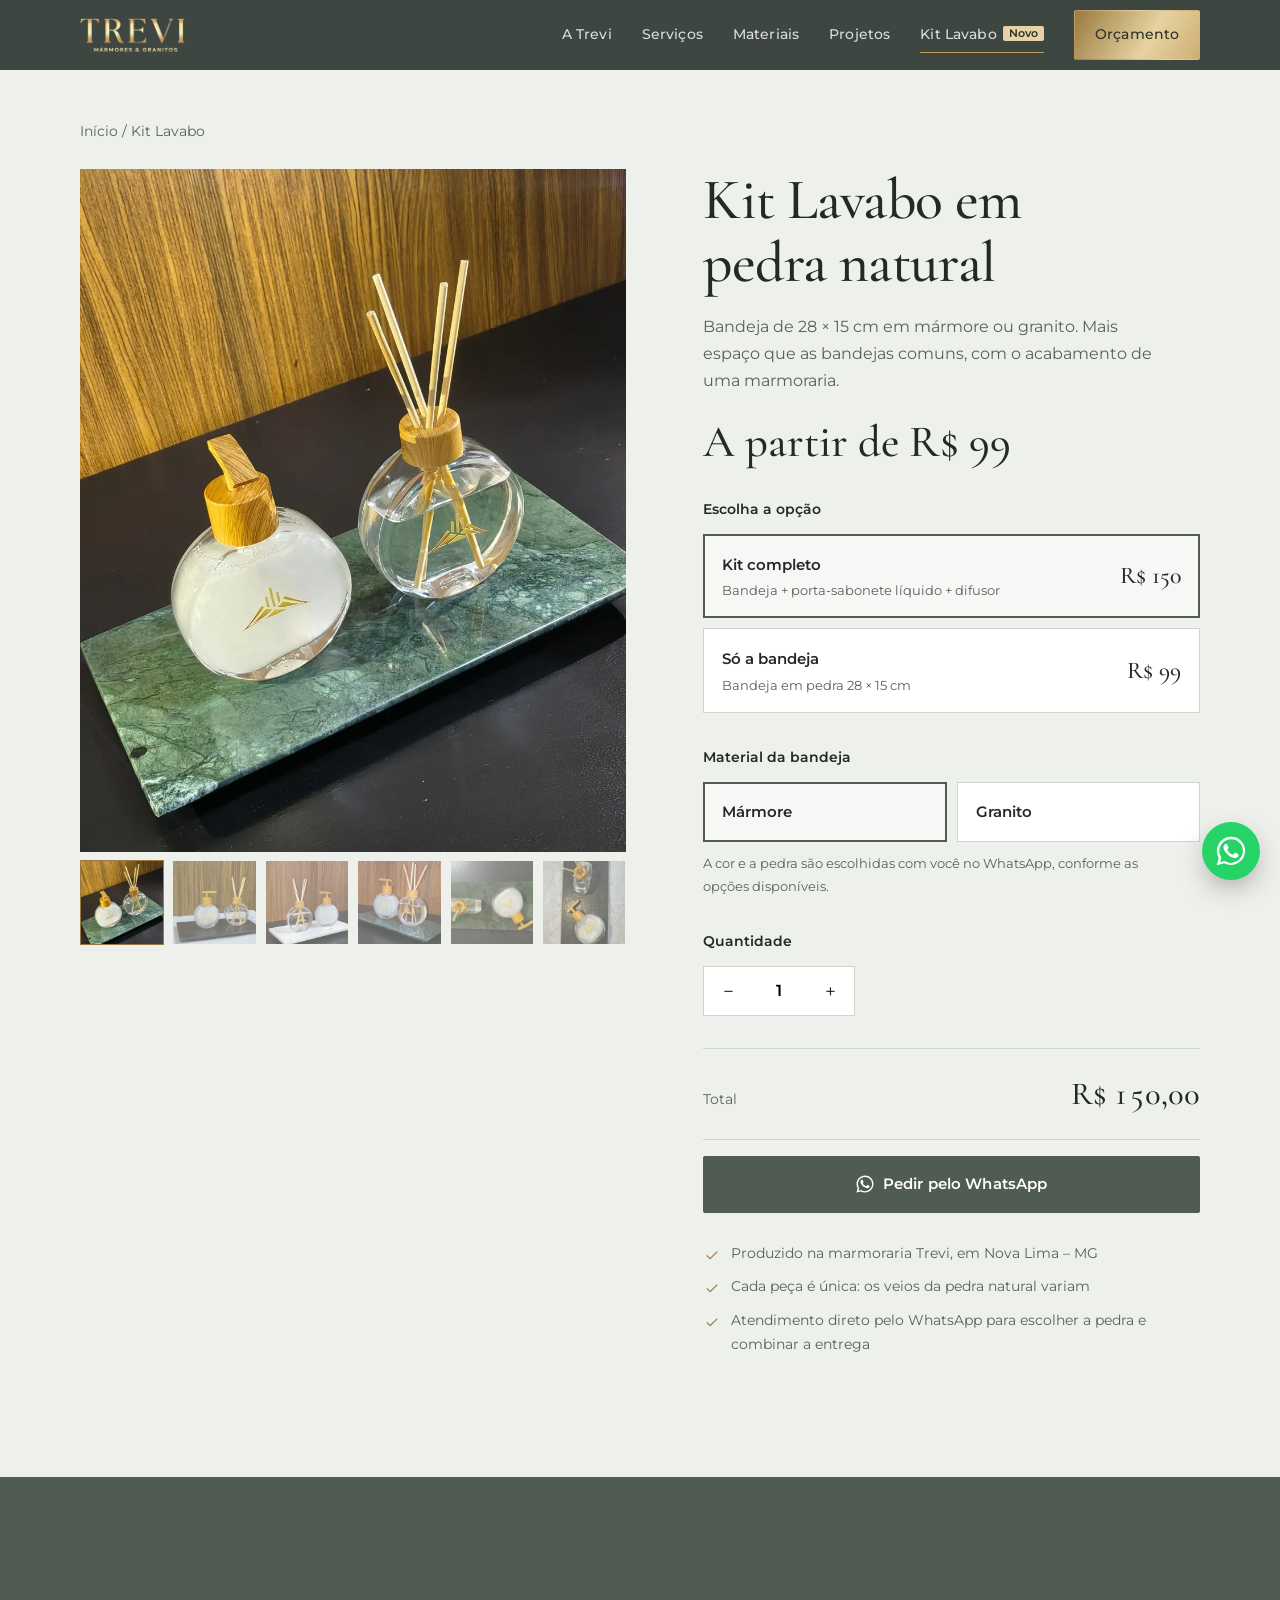
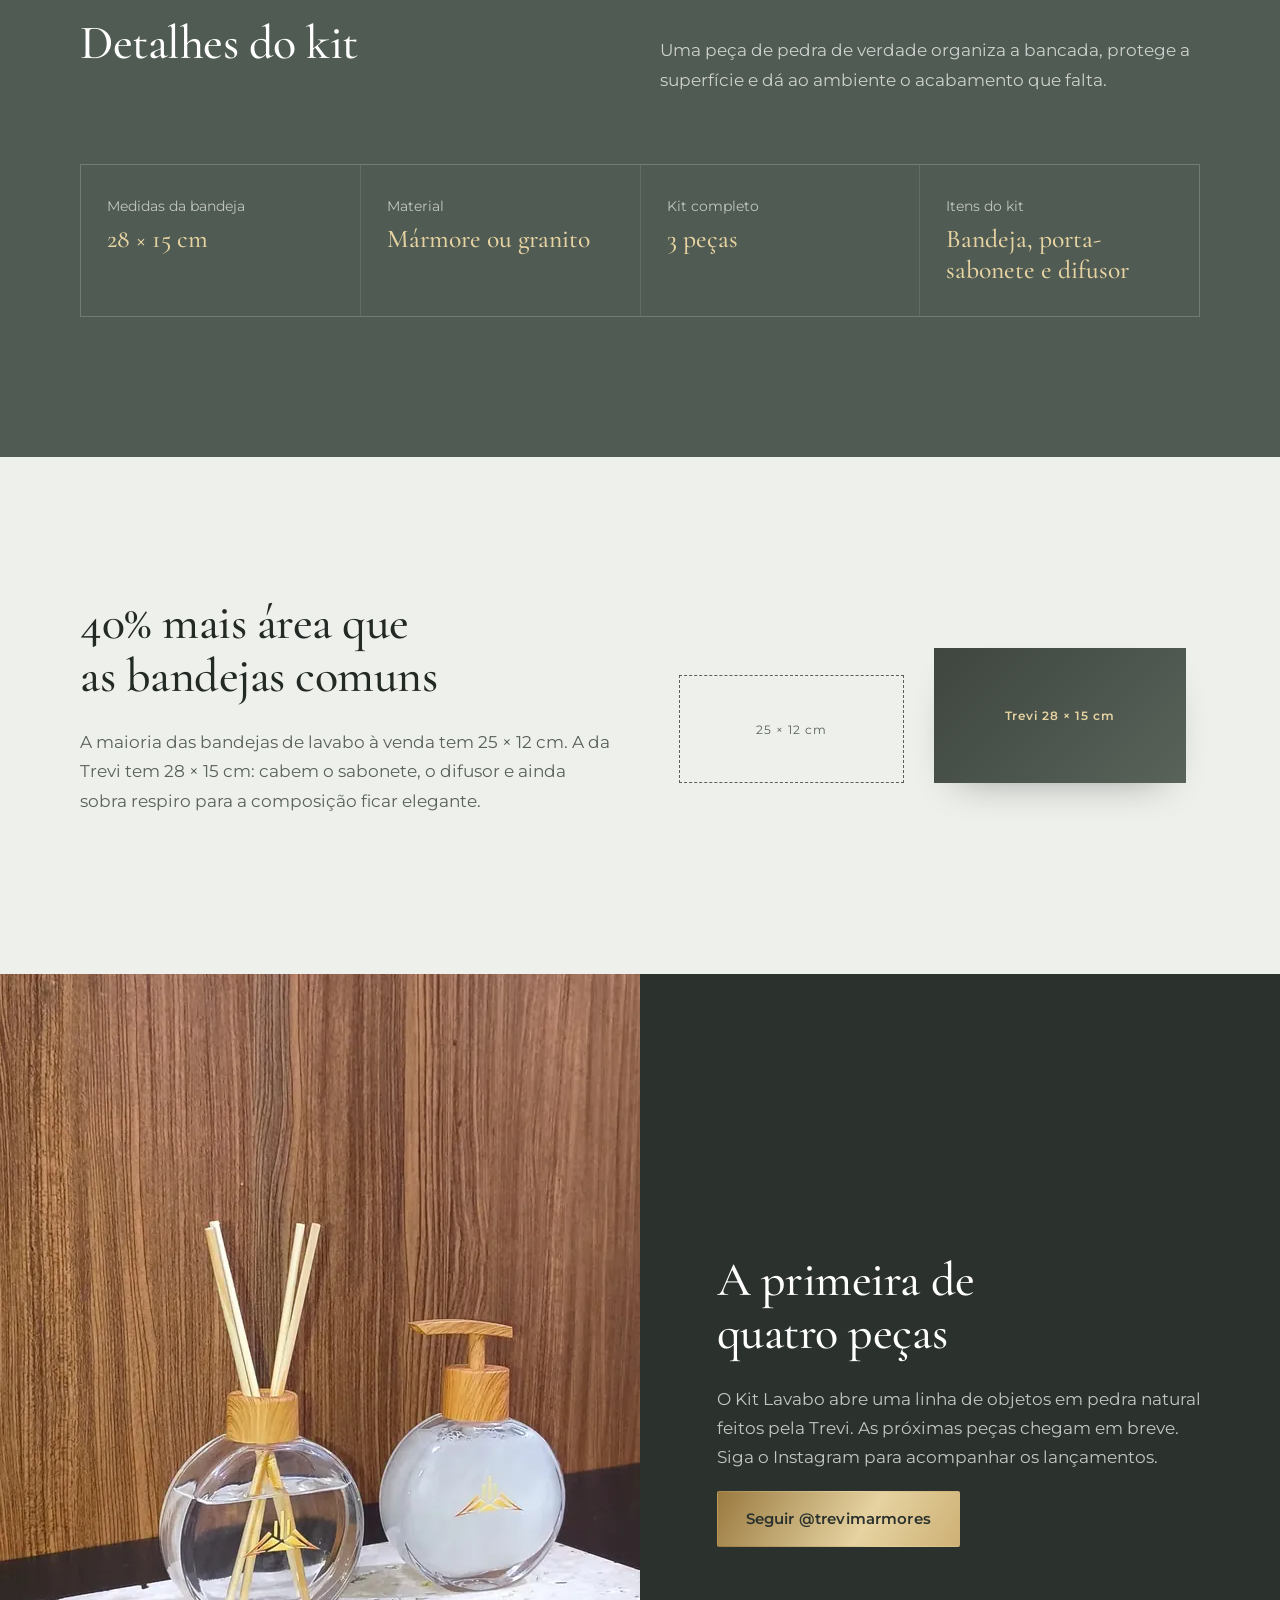
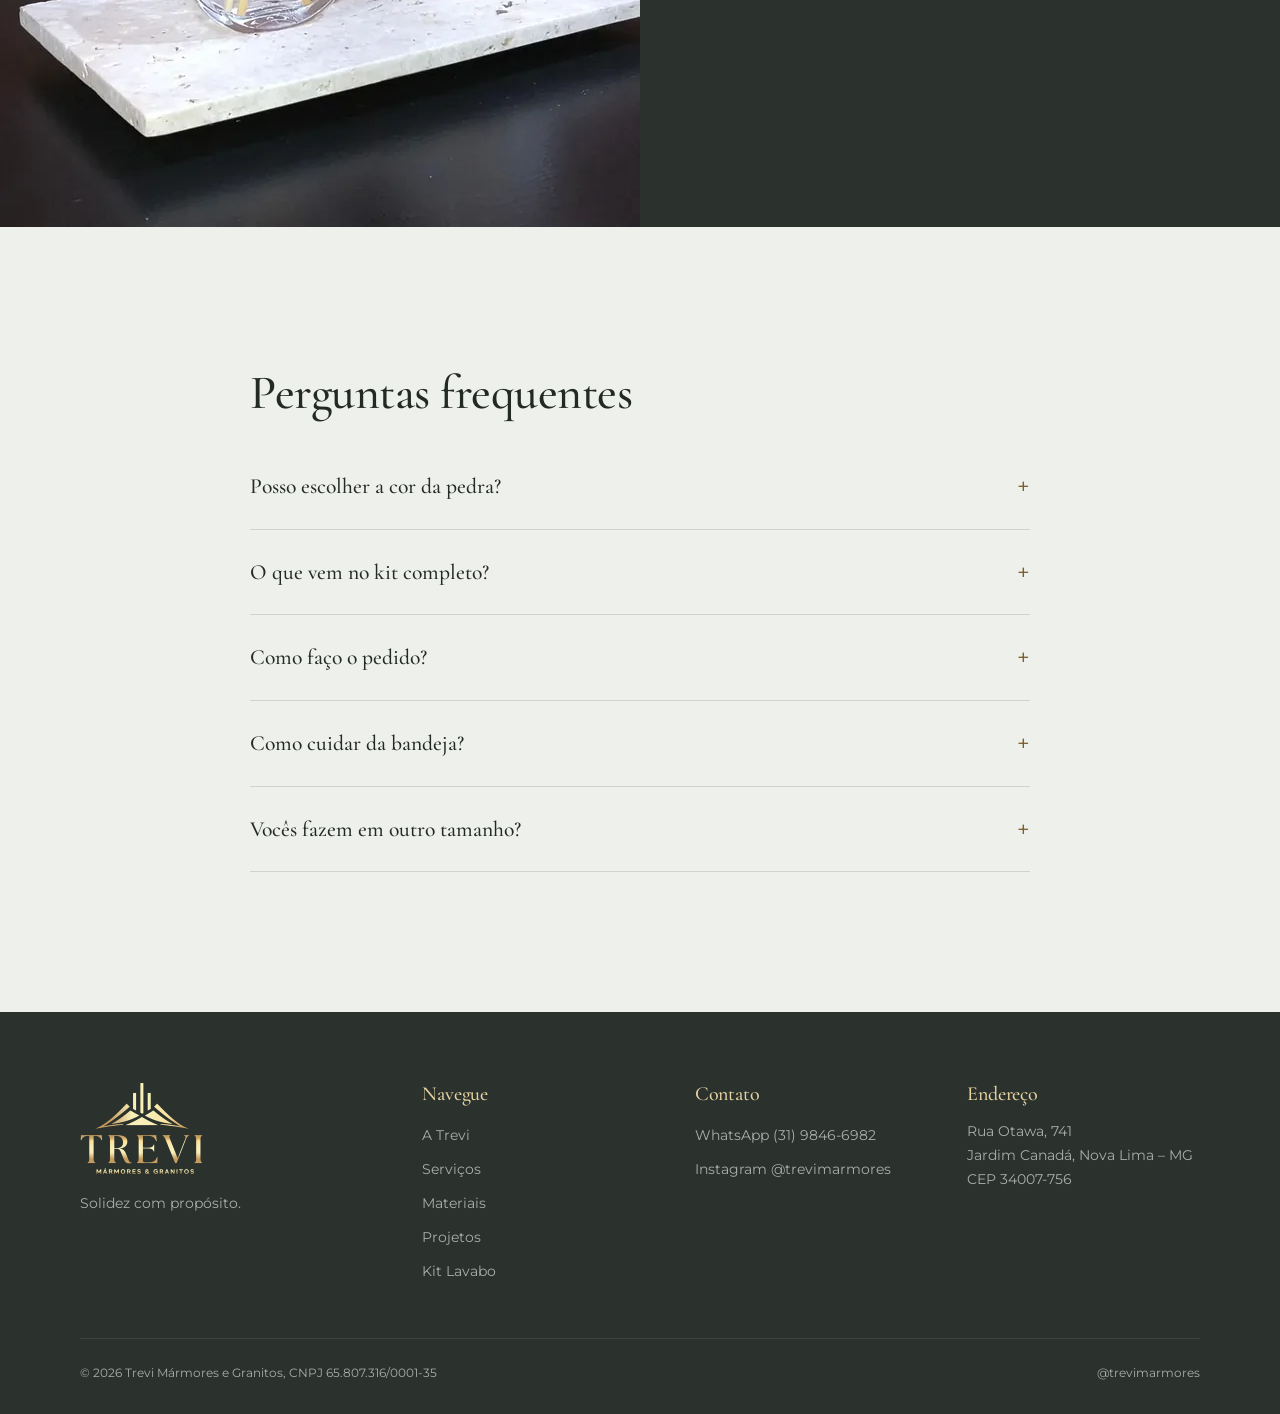
<file: kit-lavabo.html>
<!doctype html>
<html lang="pt-BR">
<head>
  <meta charset="utf-8">
  <meta name="viewport" content="width=device-width, initial-scale=1">
  <title>Kit Lavabo em Pedra Natural 28 × 15 cm | Trevi Mármores & Granitos</title>
  <meta name="description" content="Bandeja de lavabo 28 × 15 cm em mármore ou granito. Só a bandeja por R$ 99 ou kit completo com porta-sabonete líquido e difusor por R$ 150. Peça pelo WhatsApp.">
  <meta name="theme-color" content="#1f2421">
  <meta property="og:type" content="product">
  <meta property="og:title" content="Kit Lavabo Trevi · pedra natural 28 × 15 cm">
  <meta property="og:description" content="Só a bandeja R$ 99 · Kit completo R$ 150. Mármore ou granito, você escolhe.">
  <meta property="og:image" content="assets/img/kit/kit-6.webp">
  <meta property="og:locale" content="pt_BR">
  <link rel="icon" type="image/png" sizes="32x32" href="assets/img/favicon-32.png">
  <link rel="apple-touch-icon" href="assets/img/apple-touch-icon.png">
  <link rel="preload" href="assets/fonts/cormorant.woff2" as="font" type="font/woff2" crossorigin>
  <link rel="preload" href="assets/fonts/montserrat.woff2" as="font" type="font/woff2" crossorigin>
  <script>document.documentElement.classList.add("js")</script>
  <link rel="stylesheet" href="assets/css/style.css?v=7">
  <script type="application/ld+json">
  {
    "@context": "https://schema.org",
    "@type": "Product",
    "name": "Kit Lavabo Trevi em pedra natural 28 × 15 cm",
    "image": ["assets/img/kit/kit-6.webp"],
    "brand": { "@type": "Brand", "name": "Trevi Mármores & Granitos" },
    "offers": {
      "@type": "AggregateOffer",
      "priceCurrency": "BRL",
      "lowPrice": "99",
      "highPrice": "150"
    }
  }
  </script>
</head>
<body class="pagina-produto">

<a class="pular" href="#conteudo">Pular para o conteúdo</a>

<header class="topo sempre-solido">
  <div class="container">
    <a href="index.html" class="marca" aria-label="Trevi Mármores & Granitos, início"><img src="assets/img/logo-nome-sm.png" alt="Trevi Mármores & Granitos" width="216" height="70"></a>
    <button class="menu-btn" aria-label="Abrir menu" aria-expanded="false" aria-controls="menu-principal">
      <svg aria-hidden="true" focusable="false" viewBox="0 0 24 24" fill="none" stroke="currentColor" stroke-width="1.5"><path class="l1" d="M3 7h18"/><path class="l2" d="M3 12h18"/><path class="l3" d="M3 17h18"/></svg>
    </button>
    <nav class="nav" id="menu-principal" aria-label="Principal">
      <a data-n="01" href="index.html#sobre">A Trevi</a>
      <a data-n="02" href="index.html#servicos">Serviços</a>
      <a data-n="03" href="index.html#materiais">Materiais</a>
      <a data-n="04" href="index.html#projetos">Projetos</a>
      <a data-n="05" href="kit-lavabo.html" class="ativo">Kit Lavabo<span class="selo">Novo</span></a>
      <a href="index.html#orcamento" class="btn btn-ouro">Orçamento</a>
    </nav>
  </div>
</header>

<main id="conteudo">
  <section class="produto-topo">
    <div class="container">
      <div class="migalhas"><a href="index.html">Início</a> / Kit Lavabo</div>
      <div class="produto">

        <div class="produto-galeria">
          <div class="produto-principal">
            <img src="assets/img/kit/kit-6.webp" alt="Kit Lavabo com bandeja em mármore verde" width="960" height="1280" fetchpriority="high">
          </div>
          <div class="miniaturas">
            <button type="button" class="ativo" aria-pressed="true" data-src="assets/img/kit/kit-6.webp" aria-label="Foto 1"><img src="assets/img/kit/kit-6-mini.webp" width="240" height="320" alt="Kit Lavabo com bandeja em mármore verde"></button>
            <button type="button" aria-pressed="false" data-src="assets/img/kit/kit-1.webp" aria-label="Foto 2"><img src="assets/img/kit/kit-1-mini.webp" width="240" height="320" alt="Kit Lavabo com bandeja em granito preto" loading="lazy"></button>
            <button type="button" aria-pressed="false" data-src="assets/img/kit/kit-2.webp" aria-label="Foto 3"><img src="assets/img/kit/kit-2-mini.webp" width="240" height="320" alt="Kit Lavabo com bandeja em pedra clara" loading="lazy"></button>
            <button type="button" aria-pressed="false" data-src="assets/img/kit/kit-5.webp" aria-label="Foto 4"><img src="assets/img/kit/kit-5-mini.webp" width="240" height="320" alt="Kit Lavabo em mármore verde, vista frontal" loading="lazy"></button>
            <button type="button" aria-pressed="false" data-src="assets/img/kit/kit-3.webp" aria-label="Foto 5"><img src="assets/img/kit/kit-3-mini.webp" width="240" height="320" alt="Kit Lavabo visto de cima, bandeja verde" loading="lazy"></button>
            <button type="button" aria-pressed="false" data-src="assets/img/kit/kit-4.webp" aria-label="Foto 6"><img src="assets/img/kit/kit-4-mini.webp" width="240" height="320" alt="Kit Lavabo visto de cima, bandeja preta texturizada" loading="lazy"></button>
          </div>
        </div>

        <div class="produto-info">
          <h1>Kit Lavabo em pedra natural</h1>
          <p class="sub">Bandeja de 28 × 15 cm em mármore ou granito. Mais espaço que as bandejas comuns, com o acabamento de uma marmoraria.</p>
          <p class="preco">A partir de R$ 99</p>

          <form id="kit-form">
            <fieldset class="grupo">
              <legend>Escolha a opção</legend>
              <div class="opcoes">
                <div class="opcao">
                  <input type="radio" name="opcao" id="op-completo" value="completo" checked>
                  <label for="op-completo">
                    <span><span class="nome">Kit completo</span><span class="desc">Bandeja + porta-sabonete líquido + difusor</span></span>
                    <span class="valor">R$ 150</span>
                  </label>
                </div>
                <div class="opcao">
                  <input type="radio" name="opcao" id="op-bandeja" value="bandeja">
                  <label for="op-bandeja">
                    <span><span class="nome">Só a bandeja</span><span class="desc">Bandeja em pedra 28 × 15 cm</span></span>
                    <span class="valor">R$ 99</span>
                  </label>
                </div>
              </div>
            </fieldset>

            <fieldset class="grupo">
              <legend>Material da bandeja</legend>
              <div class="opcoes duas">
                <div class="opcao">
                  <input type="radio" name="material" id="mat-marmore" value="Mármore" checked>
                  <label for="mat-marmore"><span class="nome">Mármore</span></label>
                </div>
                <div class="opcao">
                  <input type="radio" name="material" id="mat-granito" value="Granito">
                  <label for="mat-granito"><span class="nome">Granito</span></label>
                </div>
              </div>
              <p class="nota-pedra">A cor e a pedra são escolhidas com você no WhatsApp, conforme as opções disponíveis.</p>
            </fieldset>

            <fieldset class="grupo">
              <legend>Quantidade</legend>
              <div class="qtd">
                <button type="button" data-passo="-1" aria-label="Diminuir">−</button>
                <input id="qtd" type="number" min="1" max="50" value="1" inputmode="numeric" aria-label="Quantidade">
                <button type="button" data-passo="1" aria-label="Aumentar">+</button>
              </div>
            </fieldset>

            <div class="resumo"><span>Total</span><strong data-total aria-live="polite">R$ 150,00</strong></div>
            <button type="submit" class="btn btn-escuro btn-bloco">
              <svg aria-hidden="true" focusable="false" viewBox="0 0 24 24" fill="currentColor"><path d="M17.47 14.38c-.3-.15-1.76-.87-2.03-.97-.27-.1-.47-.15-.67.15-.2.3-.77.97-.94 1.17-.17.2-.35.22-.65.07-.3-.15-1.26-.46-2.4-1.48-.89-.79-1.49-1.77-1.66-2.07-.17-.3-.02-.46.13-.61.13-.13.3-.35.45-.52.15-.17.2-.3.3-.5.1-.2.05-.37-.02-.52-.08-.15-.67-1.62-.92-2.22-.24-.58-.49-.5-.67-.51h-.57c-.2 0-.52.07-.8.37-.27.3-1.04 1.02-1.04 2.48s1.07 2.88 1.21 3.08c.15.2 2.1 3.2 5.08 4.49.71.31 1.26.49 1.69.63.71.23 1.36.2 1.87.12.57-.09 1.76-.72 2.01-1.41.25-.69.25-1.29.17-1.41-.07-.12-.27-.2-.57-.35M12.05 21.5h-.01a9.4 9.4 0 0 1-4.79-1.31l-.34-.2-3.56.93.95-3.47-.22-.36a9.4 9.4 0 0 1-1.44-5.02c0-5.2 4.24-9.43 9.44-9.43a9.38 9.38 0 0 1 9.43 9.44c0 5.2-4.24 9.43-9.44 9.43M20.08 3.9A11.27 11.27 0 0 0 12.05.6C5.8.6.7 5.69.7 11.95c0 2 .52 3.95 1.52 5.67L.6 23.4l5.93-1.55a11.3 11.3 0 0 0 5.42 1.38h.01c6.25 0 11.35-5.09 11.35-11.35 0-3.03-1.18-5.88-3.33-8.02"/></svg>
              Pedir pelo WhatsApp
            </button>
          </form>

          <ul class="garantias">
            <li><svg aria-hidden="true" focusable="false" viewBox="0 0 24 24" fill="none" stroke="currentColor" stroke-width="1.6"><path d="M5 12.5l4.5 4.5L19 7.5"/></svg>Produzido na marmoraria Trevi, em Nova Lima – MG</li>
            <li><svg aria-hidden="true" focusable="false" viewBox="0 0 24 24" fill="none" stroke="currentColor" stroke-width="1.6"><path d="M5 12.5l4.5 4.5L19 7.5"/></svg>Cada peça é única: os veios da pedra natural variam</li>
            <li><svg aria-hidden="true" focusable="false" viewBox="0 0 24 24" fill="none" stroke="currentColor" stroke-width="1.6"><path d="M5 12.5l4.5 4.5L19 7.5"/></svg>Atendimento direto pelo WhatsApp para escolher a pedra e combinar a entrega</li>
          </ul>
        </div>
      </div>
    </div>
  </section>

  <!-- Ficha técnica -->
  <section class="secao secao-escura on-dark">
    <div class="container">
      <div class="cabeca">
        <div>
          <h2>Detalhes do kit</h2>
        </div>
        <p class="lead">Uma peça de pedra de verdade organiza a bancada, protege a superfície e dá ao ambiente o acabamento que falta.</p>
      </div>
      <div class="ficha">
        <div><span>Medidas da bandeja</span><strong>28 × 15 cm</strong></div>
        <div><span>Material</span><strong>Mármore ou granito</strong></div>
        <div><span>Kit completo</span><strong>3 peças</strong></div>
        <div><span>Itens do kit</span><strong>Bandeja, porta-sabonete e difusor</strong></div>
      </div>
    </div>
  </section>

  <!-- Comparativo de tamanho -->
  <section class="secao">
    <div class="container comparativo">
      <div>
        <h2>40% mais área que as bandejas comuns</h2>
        <p class="lead">A maioria das bandejas de lavabo à venda tem 25 × 12 cm. A da Trevi tem 28 × 15 cm: cabem o sabonete, o difusor e ainda sobra respiro para a composição ficar elegante.</p>
      </div>
      <div class="medidas" aria-hidden="true">
        <div class="ret" style="width:min(225px,36vw);aspect-ratio:25/12">25 × 12 cm</div>
        <div class="ret trevi" style="width:min(252px,40vw);aspect-ratio:28/15">Trevi 28 × 15 cm</div>
      </div>
    </div>
  </section>

  <!-- Linha -->
  <section class="secao-verde on-dark">
    <div class="destaque-kit">
      <div class="destaque-kit-img"><img src="assets/img/kit/kit-2.webp" srcset="assets/img/kit/kit-2-sm.webp 640w, assets/img/kit/kit-2.webp 960w" sizes="(max-width: 860px) 100vw, 50vw" alt="Kit Lavabo com bandeja em pedra clara" width="960" height="1280" loading="lazy" decoding="async"></div>
      <div class="destaque-kit-texto">
        <h2>A primeira de quatro peças</h2>
        <p class="lead">O Kit Lavabo abre uma linha de objetos em pedra natural feitos pela Trevi. As próximas peças chegam em breve. Siga o Instagram para acompanhar os lançamentos.</p>
        <div class="hero-acoes">
          <a class="btn btn-ouro" href="https://www.instagram.com/trevimarmores/" target="_blank" rel="noopener">Seguir @trevimarmores</a>
        </div>
      </div>
    </div>
  </section>

  <!-- Dúvidas -->
  <section class="secao">
    <div class="container faq-wrap">
      <h2>Perguntas frequentes</h2>
      <div class="faq">
        <details>
          <summary>Posso escolher a cor da pedra?</summary>
          <p>Sim. Você escolhe entre mármore e granito e, no WhatsApp, mostramos as pedras disponíveis no momento para você decidir a cor.</p>
        </details>
        <details>
          <summary>O que vem no kit completo?</summary>
          <p>A bandeja em pedra de 28 × 15 cm, um porta-sabonete líquido e um difusor de ambiente.</p>
        </details>
        <details>
          <summary>Como faço o pedido?</summary>
          <p>Escolha a opção, o material e a quantidade e toque em “Pedir pelo WhatsApp”. A mensagem já vai pronta com o seu pedido e combinamos pagamento e entrega por lá.</p>
        </details>
        <details>
          <summary>Como cuidar da bandeja?</summary>
          <p>Limpe com pano macio e sabão neutro. Evite produtos ácidos ou abrasivos, principalmente no mármore, para preservar o brilho da pedra.</p>
        </details>
        <details>
          <summary>Vocês fazem em outro tamanho?</summary>
          <p>Como somos uma marmoraria, conseguimos estudar medidas sob encomenda. Chame no WhatsApp e conte o que você precisa.</p>
        </details>
      </div>
    </div>
  </section>
</main>

<footer class="rodape">
  <div class="container">
    <div class="rodape-grade">
      <div>
        <img src="assets/img/logo-trevi-sm.png" alt="Trevi Mármores & Granitos" width="246" height="184" loading="lazy" decoding="async">
        <p>Solidez com propósito.</p>
      </div>
      <div>
        <h2 class="rodape-titulo">Navegue</h2>
        <ul>
          <li><a href="index.html#sobre">A Trevi</a></li>
          <li><a href="index.html#servicos">Serviços</a></li>
          <li><a href="index.html#materiais">Materiais</a></li>
          <li><a href="index.html#projetos">Projetos</a></li>
          <li><a href="kit-lavabo.html">Kit Lavabo</a></li>
        </ul>
      </div>
      <div>
        <h2 class="rodape-titulo">Contato</h2>
        <ul>
          <li><a data-wa="Olá, Trevi! Vim pela página do Kit Lavabo e tenho uma dúvida.">WhatsApp (31) 9846-6982</a></li>
          <li><a href="https://www.instagram.com/trevimarmores/" target="_blank" rel="noopener">Instagram @trevimarmores</a></li>
        </ul>
      </div>
      <div>
        <h2 class="rodape-titulo">Endereço</h2>
        <p>Rua Otawa, 741<br>Jardim Canadá, Nova Lima – MG<br>CEP 34007-756</p>
      </div>
    </div>
    <div class="rodape-base">
      <span>© <span data-ano>2026</span> Trevi Mármores e Granitos, CNPJ 65.807.316/0001-35</span>
      <a href="https://www.instagram.com/trevimarmores/" target="_blank" rel="noopener">@trevimarmores</a>
    </div>
  </div>
</footer>

<div class="barra-compra" inert>
  <div><small>Total</small><strong data-total>R$ 150,00</strong></div>
  <button class="btn btn-ouro" data-pedir>Pedir no WhatsApp</button>
</div>

<a class="wa-flutuante" data-wa="Olá, Trevi! Vim pela página do Kit Lavabo e tenho uma dúvida." aria-label="Falar no WhatsApp">
  <svg aria-hidden="true" focusable="false" viewBox="0 0 24 24" fill="currentColor"><path d="M17.47 14.38c-.3-.15-1.76-.87-2.03-.97-.27-.1-.47-.15-.67.15-.2.3-.77.97-.94 1.17-.17.2-.35.22-.65.07-.3-.15-1.26-.46-2.4-1.48-.89-.79-1.49-1.77-1.66-2.07-.17-.3-.02-.46.13-.61.13-.13.3-.35.45-.52.15-.17.2-.3.3-.5.1-.2.05-.37-.02-.52-.08-.15-.67-1.62-.92-2.22-.24-.58-.49-.5-.67-.51h-.57c-.2 0-.52.07-.8.37-.27.3-1.04 1.02-1.04 2.48s1.07 2.88 1.21 3.08c.15.2 2.1 3.2 5.08 4.49.71.31 1.26.49 1.69.63.71.23 1.36.2 1.87.12.57-.09 1.76-.72 2.01-1.41.25-.69.25-1.29.17-1.41-.07-.12-.27-.2-.57-.35M12.05 21.5h-.01a9.4 9.4 0 0 1-4.79-1.31l-.34-.2-3.56.93.95-3.47-.22-.36a9.4 9.4 0 0 1-1.44-5.02c0-5.2 4.24-9.43 9.44-9.43a9.38 9.38 0 0 1 9.43 9.44c0 5.2-4.24 9.43-9.44 9.43M20.08 3.9A11.27 11.27 0 0 0 12.05.6C5.8.6.7 5.69.7 11.95c0 2 .52 3.95 1.52 5.67L.6 23.4l5.93-1.55a11.3 11.3 0 0 0 5.42 1.38h.01c6.25 0 11.35-5.09 11.35-11.35 0-3.03-1.18-5.88-3.33-8.02"/></svg>
</a>

<script src="assets/js/main.js?v=7" defer></script>
</body>
</html>
</file>
<file: assets/css/style.css>
/* Trevi Mármores & Granitos — estilos globais */

/* Fontes hospedadas no próprio site (latin), sem bloquear a primeira tela */
@font-face { font-family: "Cormorant Garamond"; font-style: normal; font-weight: 500 600; font-display: swap; src: url(../fonts/cormorant.woff2) format("woff2"); }
@font-face { font-family: "Cormorant Garamond"; font-style: italic; font-weight: 500; font-display: swap; src: url(../fonts/cormorant-italico.woff2) format("woff2"); }
@font-face { font-family: "Montserrat"; font-style: normal; font-weight: 400 700; font-display: swap; src: url(../fonts/montserrat.woff2) format("woff2"); }

:root {
  --verde: #505b53;
  --verde-escuro: #3d4640;
  --grafite: #2b322d;
  --ouro: #c2a061;
  --ouro-claro: #e6d3a1;
  --ouro-escuro: #9a7a40;
  --ouro-texto: #7a5f2e; /* dourado escurecido para texto pequeno sobre fundo claro (contraste AA) */
  --ouro-grad: linear-gradient(120deg, #9a7a40 0%, #e6d3a1 45%, #b8914d 100%);
  --pedra: #eef0ec;
  --pedra-2: #e1e5df;
  --linha: #cfd5cd;
  --texto: #232a25;
  --texto-suave: #58615a;
  --branco: #ffffff;

  --serif: "Cormorant Garamond", "Times New Roman", serif;
  --sans: "Montserrat", "Helvetica Neue", Arial, sans-serif;

  --max: 1200px;
  --gutter: clamp(16px, 4vw, 40px);
  --raio: 2px;
  --sombra: 0 18px 40px -24px rgba(20, 24, 21, 0.45);
  --topo-h: 72px;
  --suave: cubic-bezier(.2, .7, .2, 1);
  --expo: cubic-bezier(.16, 1, .3, 1);
}

*,
*::before,
*::after { box-sizing: border-box; }

html { scroll-behavior: smooth; -webkit-text-size-adjust: 100%; }

body {
  margin: 0;
  font-family: var(--sans);
  font-size: 16px;
  line-height: 1.7;
  color: var(--texto);
  background: var(--pedra);
  -webkit-font-smoothing: antialiased;
  overflow-x: hidden;
}

img { max-width: 100%; display: block; }
::selection { background: var(--ouro-claro); color: var(--grafite); }
/* Superfícies do navegador também na paleta da marca */
html { scrollbar-color: var(--verde) var(--pedra-2); accent-color: var(--verde); }
input, textarea { caret-color: var(--ouro-texto); }
[id] { scroll-margin-top: var(--topo-h); }

/* Foco visível para teclado */
:focus { outline: none; }
:focus-visible { outline: 2px solid var(--ouro); outline-offset: 3px; }
.secao:not(.on-dark) :focus-visible, .produto-topo :focus-visible { outline-color: var(--ouro-texto); }

.pular {
  position: fixed; left: 16px; top: -60px; z-index: 200;
  background: var(--grafite); color: #fff; padding: 10px 16px; font-size: .9rem; font-weight: 600;
  transition: top .2s;
}
.pular:focus { top: 16px; }
a { color: inherit; text-decoration: none; }
button { font: inherit; cursor: pointer; }

.container { width: 100%; max-width: var(--max); margin: 0 auto; padding: 0 var(--gutter); }

/* Tipografia */
h1, h2, h3 { font-family: var(--serif); font-weight: 500; line-height: 1.1; margin: 0 0 .5em; letter-spacing: .005em; text-wrap: balance; }
h1, h2 { letter-spacing: -.01em; } /* títulos grandes ficam mais coesos com tracking levemente negativo */
h1 { font-size: clamp(2.6rem, 6vw, 4.6rem); }
h2 { font-size: clamp(2rem, 4vw, 3rem); }
h3 { font-size: 1.55rem; line-height: 1.2; }
p { margin: 0 0 1.1em; text-wrap: pretty; }

.lead { font-size: 1.08rem; color: var(--texto-suave); max-width: 58ch; }
.on-dark .lead { color: rgba(255, 255, 255, .72); }


/* Botões */
.btn {
  display: inline-flex; align-items: center; justify-content: center; gap: .6em;
  padding: 1em 1.9em; border: 1px solid transparent; border-radius: var(--raio);
  font-size: .92rem; font-weight: 600; letter-spacing: .01em;
  min-height: 48px;
  transition: background-color .25s, background-position .4s var(--suave), color .25s, border-color .25s, transform .25s var(--suave), box-shadow .25s;
  white-space: nowrap;
}
.btn:active { transform: translateY(1px); }
.btn svg { width: 18px; height: 18px; flex: none; }
.btn-ouro { background: var(--ouro-grad); color: var(--grafite); background-size: 140% 100%; position: relative; overflow: hidden; isolation: isolate; }
.btn-ouro::after { content: ""; position: absolute; inset: 0; z-index: -1; background: linear-gradient(105deg, transparent 35%, rgba(255,255,255,.45) 50%, transparent 65%); transform: translateX(-120%); transition: transform .8s var(--expo); }
.btn-ouro:hover::after { transform: translateX(120%); }
.btn .seta-btn { transition: transform .35s var(--expo); }
.btn:hover .seta-btn { transform: translateX(4px); }
.btn-ouro:hover { background-position: 100% 0; transform: translateY(-1px); box-shadow: 0 10px 24px -12px rgba(154,122,64,.7); }
.btn-ouro:active { transform: translateY(0); box-shadow: none; }
.btn-linha { border-color: currentColor; color: inherit; background: transparent; }
.btn-linha:hover { background: var(--grafite); color: var(--branco); border-color: var(--grafite); }
.on-dark .btn-linha:hover { background: var(--branco); color: var(--grafite); border-color: var(--branco); }
.btn-escuro { background: var(--verde); color: var(--branco); }
.btn-escuro:hover { background: var(--verde-escuro); }
.btn-bloco { width: 100%; }

/* Cabeçalho */
.topo {
  position: fixed; inset: 0 0 auto 0; z-index: 50;
  padding: 18px 0; transition: padding .4s var(--expo);
}
/* O fundo fica num pseudo-elemento: anima só a opacidade e não cria contexto que prenda o menu fixo */
.topo::before { content: ""; position: absolute; inset: 0; background: var(--verde-escuro); box-shadow: 0 1px 0 rgba(255,255,255,.06); opacity: 0; transition: opacity .4s var(--suave); pointer-events: none; }
.topo.solido, .topo.sempre-solido { padding: 10px 0; }
.topo.solido::before, .topo.sempre-solido::before { opacity: 1; }
.topo .container { position: relative; }
.topo .container { display: flex; align-items: center; justify-content: space-between; gap: 24px; }
.marca { display: block; position: relative; z-index: 2; }
.marca img { height: 34px; width: auto; }
.nav { display: flex; align-items: center; gap: 30px; }
.nav a {
  color: rgba(255,255,255,.82); font-size: .88rem; font-weight: 500; letter-spacing: .01em;
  position: relative; padding: 6px 0;
}
.nav a:not(.btn)::after { content: ""; position: absolute; left: 0; right: 100%; bottom: 0; height: 1px; background: var(--ouro); transition: right .3s; }
.nav a:not(.btn):hover::after, .nav a.ativo::after { right: 0; }
.nav a:hover { color: #fff; }
.nav .selo { font-size: .66rem; font-weight: 600; color: var(--grafite); background: var(--ouro-claro); padding: 1px 6px; margin-left: 6px; vertical-align: 2px; border-radius: 2px; }
.nav .btn { padding: .85em 1.4em; color: var(--grafite); }
.menu-btn { display: none; background: none; border: 0; color: #fff; padding: 10px; margin-right: -10px; }
.menu-btn svg { width: 26px; height: 26px; }
.menu-btn path { transition: transform .3s var(--suave), opacity .2s; transform-origin: 12px 12px; }
.menu-btn[aria-expanded="true"] .l1 { transform: translateY(5px) rotate(45deg); }
.menu-btn[aria-expanded="true"] .l2 { opacity: 0; }
.menu-btn[aria-expanded="true"] .l3 { transform: translateY(-5px) rotate(-45deg); }

@media (max-width: 960px) {
  .menu-btn { display: block; position: relative; z-index: 2; }
  .nav {
    position: fixed; inset: 0; z-index: 1; height: 100vh; height: 100dvh; background: var(--grafite);
    flex-direction: column; align-items: stretch; justify-content: center; gap: 0;
    padding: 96px var(--gutter) calc(32px + env(safe-area-inset-bottom)); overflow-y: auto; overscroll-behavior: contain;
    clip-path: inset(0 0 100% 0); visibility: hidden;
    transition: clip-path .6s var(--expo), visibility 0s .6s;
  }
  .nav.aberto { clip-path: inset(0); visibility: visible; transition: clip-path .6s var(--expo); }
  .nav::after { content: ""; position: absolute; right: -60px; bottom: -40px; width: 320px; aspect-ratio: 664/330; background: url(../img/logo-simbolo-sm.png) center/contain no-repeat; opacity: .06; pointer-events: none; }
  /* Links do menu entram em sequência */
  .nav a { opacity: 0; transform: translateY(18px); transition: opacity .5s var(--suave), transform .7s var(--expo); }
  .nav.aberto a { opacity: 1; transform: none; }
  .nav.aberto a:nth-child(1) { transition-delay: .12s; }
  .nav.aberto a:nth-child(2) { transition-delay: .16s; }
  .nav.aberto a:nth-child(3) { transition-delay: .2s; }
  .nav.aberto a:nth-child(4) { transition-delay: .24s; }
  .nav.aberto a:nth-child(5) { transition-delay: .28s; }
  .nav.aberto a:nth-child(6) { transition-delay: .32s; }
  .nav a:not(.btn) { font-family: var(--serif); font-size: clamp(1.9rem, 8vw, 2.4rem); line-height: 1.15; font-weight: 500; color: #fff; padding: 12px 0; border-bottom: 1px solid rgba(255,255,255,.08); display: flex; align-items: baseline; gap: 14px; }
  .nav a:not(.btn)::before { content: attr(data-n); font-family: var(--sans); font-size: .72rem; letter-spacing: .14em; color: var(--ouro); min-width: 22px; }
  .nav a:not(.btn)::after { display: none; }
  .nav .selo { font-family: var(--sans); align-self: center; }
  .nav .btn { margin-top: 28px; min-height: 54px; }
}

/* Hero */
.hero {
  position: relative; min-height: 100vh; min-height: 100svh; display: flex; align-items: flex-end;
  color: #fff; background: var(--grafite); overflow: hidden; isolation: isolate;
  padding: 140px 0 clamp(96px, 14vh, 150px);
}
.hero-bg { position: absolute; inset: -6% 0 0 0; z-index: -2; will-change: transform; }
.hero-slide { position: absolute; inset: 0; opacity: 0; transition: opacity 1.6s var(--suave); }
.hero-slide.ativo { opacity: 1; }
.hero-slide picture { display: block; width: 100%; height: 100%; }
.hero-slide img { width: 100%; height: 100%; object-fit: cover; transform: scale(1.12); }
.hero-slide.ativo img { animation: zoom-lento 9s linear forwards; }
@keyframes zoom-lento { from { transform: scale(1.12); } to { transform: scale(1.02); } }
.hero::after {
  content: ""; position: absolute; inset: 0; z-index: -1; pointer-events: none;
  background: linear-gradient(180deg, rgba(31,36,33,.55) 0%, rgba(31,36,33,.05) 30%, rgba(31,36,33,.25) 55%, rgba(31,36,33,.94) 100%),
              linear-gradient(90deg, rgba(43,50,45,.85) 0%, rgba(43,50,45,0) 65%);
}
.hero .container { position: relative; z-index: 1; width: 100%; }
.hero-conteudo { will-change: transform, opacity; }
.sobretitulo { display: inline-flex; align-items: center; gap: 14px; font-size: .74rem; font-weight: 600; letter-spacing: .28em; text-transform: uppercase; color: var(--ouro-claro); margin-bottom: 1.6rem; }
.sobretitulo::before { content: ""; width: 44px; height: 1px; background: var(--ouro); transform-origin: left; }
.hero h1 { font-size: clamp(3rem, 8.4vw, 6.6rem); line-height: .98; letter-spacing: -.02em; margin-bottom: .45em; }
.hero h1 em { font-style: italic; color: var(--ouro-claro); }
.hero h1 .linha { display: block; overflow: hidden; padding-bottom: .08em; margin-bottom: -.08em; }
.hero h1 .linha > span { display: inline-block; }
.hero .lead { margin-bottom: 2.2rem; font-size: clamp(1rem, 1.4vw, 1.15rem); max-width: 50ch; }
.hero-acoes { display: flex; flex-wrap: wrap; gap: 14px; }
/* Entrada da página: linhas sobem por trás de uma máscara, o resto surge em seguida */
.hero h1 .linha > span { animation: subir-linha 1.2s var(--expo) both; animation-delay: calc(.15s + var(--i, 0) * .12s); }
.sobretitulo { animation: surgir 1s var(--expo) .05s both; }
.sobretitulo::before { animation: crescer 1.2s var(--expo) .2s both; }
.hero .lead { animation: surgir 1.1s var(--expo) .5s both; }
.hero .hero-acoes { animation: surgir 1.1s var(--expo) .62s both; }
.hero-rodape { animation: aparecer 1.4s var(--suave) .9s both; }
@keyframes subir-linha { from { transform: translateY(105%); } }
@keyframes crescer { from { transform: scaleX(0); } }
@keyframes surgir { from { opacity: 0; transform: translateY(18px); } }
@keyframes aparecer { from { opacity: 0; } }

/* Faixa inferior do hero: legenda da foto, progresso e indicação de rolagem */
.hero-rodape { position: absolute; left: 0; right: 0; bottom: 0; z-index: 1; border-top: 1px solid rgba(255,255,255,.12); }
.hero-rodape .container { display: flex; align-items: center; justify-content: space-between; gap: 24px; height: 64px; }
.hero-legenda { font-size: .8rem; color: rgba(255,255,255,.7); letter-spacing: .04em; display: flex; align-items: center; gap: 14px; min-width: 0; }
.hero-legenda .num { font-variant-numeric: tabular-nums; color: var(--ouro-claro); font-weight: 600; letter-spacing: .1em; }
.hero-legenda .txt { white-space: nowrap; overflow: hidden; text-overflow: ellipsis; transition: opacity .5s; }
.hero-legenda .txt.trocando { opacity: 0; }
.hero-pontos { display: flex; gap: 8px; }
.hero-pontos button { width: 44px; height: 32px; background: none; border: 0; padding: 0; position: relative; }
.hero-pontos button::before, .hero-pontos button::after { content: ""; position: absolute; left: 0; right: 0; top: 50%; height: 2px; background: rgba(255,255,255,.25); }
.hero-pontos button::after { background: var(--ouro); transform: scaleX(0); transform-origin: left; }
.hero-pontos button.ativo::after { animation: progresso var(--duracao, 6s) linear forwards; }
.hero-pontos button.visto::after { transform: scaleX(1); }
@keyframes progresso { to { transform: scaleX(1); } }
.rolar { display: inline-flex; align-items: center; gap: 12px; font-size: .72rem; font-weight: 600; letter-spacing: .24em; text-transform: uppercase; color: rgba(255,255,255,.75); padding: 10px 0; }
.rolar span { width: 1px; height: 28px; background: rgba(255,255,255,.25); position: relative; overflow: hidden; }
.rolar span::after { content: ""; position: absolute; left: 0; top: 0; width: 1px; height: 50%; background: var(--ouro-claro); animation: descer 2s var(--suave) infinite; }
@keyframes descer { from { transform: translateY(-100%); } to { transform: translateY(200%); } }

/* Cartão do lançamento sobre o hero (telas grandes) */
.hero-kit {
  position: absolute; right: var(--gutter); bottom: 96px; z-index: 1; display: none;
  grid-template-columns: 76px 1fr; gap: 16px; align-items: center; width: 300px; padding: 12px 18px 12px 12px;
  background: rgba(31,36,33,.72); border: 1px solid rgba(230,211,161,.22); color: #fff;
  transition: border-color .3s, transform .5s var(--expo); animation: surgir 1.2s var(--expo) 1.1s both;
}
.hero-kit:hover { border-color: var(--ouro); transform: translateY(-3px); }
.hero-kit img { width: 76px; height: 76px; object-fit: cover; }
.hero-kit small { display: block; font-size: .66rem; font-weight: 600; letter-spacing: .22em; text-transform: uppercase; color: var(--ouro-claro); }
.hero-kit strong { display: block; font-family: var(--serif); font-weight: 500; font-size: 1.3rem; line-height: 1.15; margin: 2px 0; }
.hero-kit span { font-size: .8rem; color: rgba(255,255,255,.7); }
@media (min-width: 1100px) { .hero-kit { display: grid; } }
@media (max-width: 560px) {
  .hero { padding-bottom: 104px; }
  .hero-pontos { display: none; }
  .hero .hero-acoes .btn { flex: 1 1 100%; }
  .rolar { display: none; }
  .hero-pontos button { width: 30px; }
}

/* Faixa de lançamento */
.aviso {
  background: var(--ouro-grad); color: var(--grafite);
  font-size: .95rem; font-weight: 500;
}
.aviso strong { font-weight: 700; }
.aviso a { display: flex; align-items: center; justify-content: center; gap: 14px; padding: 14px var(--gutter); text-align: center; flex-wrap: wrap; }
.aviso span.seta { text-decoration: underline; text-underline-offset: 4px; text-decoration-thickness: 1px; }
.aviso a:hover span.seta { text-decoration-thickness: 2px; }

/* Faixa de materiais em movimento */
.faixa { background: var(--pedra); border-block: 1px solid var(--linha); overflow: hidden; padding: 26px 0; }
.faixa-trilho { display: flex; width: max-content; animation: deslizar 38s linear infinite; }
.faixa.pausada .faixa-trilho { animation-play-state: paused; }
.faixa-trilho span { font-family: var(--serif); font-style: italic; font-size: clamp(1.8rem, 3.6vw, 2.8rem); color: var(--verde); white-space: nowrap; display: inline-flex; align-items: center; }
.faixa-trilho span::after { content: ""; width: 9px; height: 9px; margin: 0 clamp(26px, 4vw, 52px); background: var(--ouro); transform: rotate(45deg); }
@keyframes deslizar { to { transform: translateX(-50%); } }

/* Seções */
.secao { padding: clamp(80px, 12vw, 140px) 0; }
.secao-escura { background: var(--verde); color: #fff; }
.secao-verde { background: var(--grafite); color: #fff; }
.secao-clara { background: var(--branco); }
.cabeca { display: grid; grid-template-columns: 1fr 1fr; gap: 40px; align-items: end; margin-bottom: clamp(40px, 6vw, 70px); }
.cabeca p { margin: 0; }
@media (max-width: 860px) { .cabeca { grid-template-columns: 1fr; gap: 16px; } }

/* Sobre */
.sobre { display: grid; grid-template-columns: 1.05fr 1fr; gap: clamp(40px, 7vw, 100px); align-items: center; }
.sobre-fotos { position: relative; aspect-ratio: 4/5; }
.sobre-fotos img { position: absolute; object-fit: cover; box-shadow: var(--sombra); }
.sobre-fotos img:first-child { inset: 0 22% 14% 0; width: 78%; height: 86%; }
.sobre-fotos img:last-child { right: 0; bottom: 0; width: 48%; height: 52%; border: 8px solid var(--pedra); }
.valores { list-style: none; padding: 0; margin: 2rem 0 0; display: grid; gap: 18px; }
.valores li { display: grid; grid-template-columns: 34px 1fr; gap: 14px; align-items: start; }
.valores svg { width: 26px; height: 26px; color: var(--ouro-escuro); margin-top: 4px; }
.valores strong { display: block; font-family: var(--serif); font-size: 1.3rem; font-weight: 600; }
.valores span { color: var(--texto-suave); font-size: .95rem; }
@media (max-width: 860px) { .sobre { grid-template-columns: 1fr; } .sobre-fotos { max-width: 520px; } }

/* "A Trevi": uma foto grande que se move devagar dentro da moldura */
.sobre-foto { margin: 0; }
.sobre-foto-moldura { position: relative; aspect-ratio: 4/5; overflow: hidden; box-shadow: var(--sombra); }
.sobre-foto-moldura img { position: absolute; left: 0; top: -8%; width: 100%; height: 116%; object-fit: cover; will-change: transform; }
.sobre-foto figcaption { display: flex; align-items: center; gap: 12px; margin-top: 14px; font-size: .78rem; letter-spacing: .06em; color: var(--texto-suave); }
.sobre-foto figcaption::before { content: ""; width: 26px; height: 1px; background: var(--ouro-escuro); }
@media (max-width: 860px) { .sobre-foto { max-width: 520px; } }

/* Serviços */
.servicos { display: grid; grid-template-columns: repeat(4, 1fr); gap: 1px; background: rgba(255,255,255,.1); border: 1px solid rgba(255,255,255,.1); }
.servico { background: var(--verde); display: flex; flex-direction: column; position: relative; }
.servico::after { content: ""; position: absolute; left: 0; right: 0; bottom: 0; height: 2px; background: var(--ouro); transform: scaleX(0); transform-origin: left; transition: transform .6s var(--expo); }
.servico:hover::after, .servico:focus-within::after { transform: scaleX(1); }
.servico-img { aspect-ratio: 4/5; overflow: hidden; }
.servico-img img { width: 100%; height: 100%; object-fit: cover; transition: transform 1.2s var(--expo); }
.servico:hover .servico-img img, .servico:focus-within .servico-img img { transform: scale(1.06); }
.servico-corpo { padding: 26px 24px 30px; display: flex; flex-direction: column; flex: 1; }
.servico-corpo p { color: rgba(255,255,255,.72); font-size: .92rem; flex: 1; }
.link-ouro {
  color: var(--ouro-claro); font-size: .9rem; font-weight: 600; align-self: flex-start;
  text-decoration: underline; text-underline-offset: 5px; text-decoration-thickness: 1px;
  display: inline-flex; gap: 8px; align-items: center; padding: 6px 0;
  transition: text-underline-offset .25s;
}
.link-ouro:hover { text-underline-offset: 8px; }
@media (max-width: 1024px) { .servicos { grid-template-columns: repeat(2, 1fr); } }
@media (max-width: 560px) { .servicos { grid-template-columns: 1fr; } .servico-img { aspect-ratio: 16/11; } }

/* "O que fazemos" em acordeão de fotos (inspirado no Interactive Image Accordion do 21st.dev) */
.acordeao { display: flex; gap: 10px; height: clamp(480px, 62vh, 620px); background: none; border: 0; }
.acordeao .servico { flex: 1; min-width: 0; overflow: hidden; cursor: pointer; background: var(--verde-escuro); transition: flex 1.5s cubic-bezier(.45, 0, .15, 1); }
.acordeao .servico.aberto { flex: 3.6; cursor: default; }
.acordeao .servico::after { z-index: 3; }
.acordeao .servico-img { position: absolute; inset: 0; aspect-ratio: auto; }
.acordeao .servico-img img { transition: transform 1.8s cubic-bezier(.45, 0, .15, 1), filter 1.4s; filter: brightness(.6) saturate(.8); }
.acordeao .servico.aberto .servico-img img { filter: brightness(.9) saturate(1); }
.acordeao .servico::before { content: ""; position: absolute; inset: 0; z-index: 1; background: linear-gradient(0deg, rgba(31,36,33,.95) 0%, rgba(31,36,33,.4) 45%, rgba(31,36,33,0) 70%); pointer-events: none; }
.acordeao .servico-corpo { position: absolute; left: 0; right: 0; bottom: 0; z-index: 2; padding: clamp(20px, 2.6vw, 34px); flex: none; }
.servico-num { display: block; font-size: .72rem; font-weight: 600; letter-spacing: .2em; color: var(--ouro-claro); margin-bottom: 8px; }
.acordeao .servico h3 { white-space: nowrap; font-size: clamp(1.4rem, 2vw, 1.9rem); margin-bottom: .3em; }
.acordeao .servico-corpo p, .acordeao .servico-corpo .link-ouro { opacity: 0; transform: translateY(10px); transition: opacity .3s, transform .5s var(--suave); max-width: 46ch; }
.acordeao .servico.aberto .servico-corpo p, .acordeao .servico.aberto .servico-corpo .link-ouro { opacity: 1; transform: none; transition: opacity .9s var(--suave) .7s, transform 1.1s var(--expo) .7s; }
/* Painel fechado: título na vertical */
@media (min-width: 861px) {
  .acordeao .servico:not(.aberto) .servico-corpo { left: 50%; right: auto; bottom: 30px; padding: 0; transform: translateX(-50%); }
  .acordeao .servico:not(.aberto) h3 { writing-mode: vertical-rl; transform: rotate(180deg); margin: 0; }
  .acordeao .servico:not(.aberto) .servico-num { text-align: center; margin: 0 0 14px; }
  .acordeao .servico:not(.aberto) .servico-corpo p, .acordeao .servico:not(.aberto) .servico-corpo .link-ouro { display: none; }
}
@media (max-width: 860px) {
  .acordeao { flex-direction: column; height: auto; }
  .acordeao .servico, .acordeao .servico.aberto { flex: none; height: 96px; transition: height 1.2s cubic-bezier(.45, 0, .15, 1); }
  .acordeao .servico.aberto { height: 420px; }
  .acordeao .servico:not(.aberto) .servico-corpo { padding-bottom: 18px; }
  .acordeao .servico:not(.aberto) .servico-corpo p, .acordeao .servico:not(.aberto) .servico-corpo .link-ouro { display: none; }
  .acordeao .servico:not(.aberto) h3 { margin: 0; }
}

/* Materiais */
.materiais { display: grid; grid-template-columns: repeat(3, 1fr); gap: 22px; }
.material { background: var(--branco); display: flex; flex-direction: column; transition: transform .6s var(--expo), box-shadow .6s var(--expo); }
@media (hover: hover) { .material:hover { transform: translateY(-6px); box-shadow: var(--sombra); } }
.material-img { aspect-ratio: 16/10; overflow: hidden; }
.material-img img { width: 100%; height: 100%; object-fit: cover; transition: transform 1.2s var(--suave); }
.material:hover .material-img img, .material:focus-within .material-img img { transform: scale(1.05); }
.material-corpo { padding: 24px 24px 26px; display: flex; flex-direction: column; flex: 1; }
.material-corpo p { color: var(--texto-suave); font-size: .93rem; flex: 1; }
.material .link-ouro { color: var(--ouro-texto); }
.material .tag { font-size: .82rem; color: var(--texto-suave); margin-bottom: .35rem; }
@media (max-width: 900px) { .materiais { grid-template-columns: repeat(2, 1fr); } }
@media (max-width: 560px) { .materiais { grid-template-columns: 1fr; } }

.material-img { position: relative; }
.material-legenda { position: absolute; left: 12px; bottom: 12px; font-size: .7rem; letter-spacing: .04em; color: #fff; background: rgba(31,36,33,.6); padding: 4px 9px; }
.catalogo-cta { margin-top: clamp(30px, 4vw, 50px); padding: clamp(24px, 3.4vw, 40px); background: var(--branco); border-left: 3px solid var(--ouro); display: flex; align-items: center; justify-content: space-between; gap: 24px 40px; flex-wrap: wrap; }
.catalogo-cta h3 { margin-bottom: .25em; }
.catalogo-cta p { margin: 0; color: var(--texto-suave); font-size: .95rem; max-width: 56ch; }
.catalogo-acoes { display: flex; gap: 12px; flex-wrap: wrap; }
@media (max-width: 560px) { .catalogo-acoes .btn { flex: 1 1 100%; } }

/* Destaque Kit */
.destaque-kit { display: grid; grid-template-columns: 1fr 1fr; min-height: 620px; }
.destaque-kit-img { position: relative; overflow: hidden; }
.destaque-kit-img img { width: 100%; height: 100%; object-fit: cover; }
.destaque-kit-texto { padding: clamp(50px, 7vw, 100px) clamp(24px, 6vw, 90px); display: flex; flex-direction: column; justify-content: center; }
.preco-linha { display: flex; gap: 34px; margin: 1.2rem 0 2rem; flex-wrap: wrap; }
.preco-linha div { font-size: .88rem; color: rgba(255,255,255,.65); }
.preco-linha .preco-destaque { color: var(--ouro-claro); }
.preco-linha strong { font-variant-numeric: tabular-nums; display: block; font-family: var(--serif); font-weight: 500; font-size: 2.4rem; letter-spacing: 0; text-transform: none; line-height: 1.1; }
@media (max-width: 860px) { .destaque-kit { grid-template-columns: 1fr; } .destaque-kit-img { aspect-ratio: 4/3; } }

/* Kit Lavabo: texto + cartões de foto */
.kit-split-grade { display: grid; grid-template-columns: .8fr 1.2fr; gap: clamp(40px, 6vw, 90px); align-items: center; }
.kit-split h2 { font-size: clamp(2.4rem, 5vw, 4rem); line-height: 1.02; }
.kit-split h2 em { font-style: italic; color: var(--ouro-claro); }
.kit-split-precos { display: flex; gap: 0; margin: 1.6rem 0 2.2rem; border-block: 1px solid rgba(255,255,255,.12); }
.kit-split-precos div { flex: 1; padding: 18px 0; }
.kit-split-precos div + div { border-left: 1px solid rgba(255,255,255,.12); padding-left: 24px; }
.kit-split-precos dt { font-size: .82rem; color: rgba(255,255,255,.65); }
.kit-split-precos dd { margin: 0; font-family: var(--serif); font-size: 2.4rem; line-height: 1.1; color: var(--ouro-claro); font-variant-numeric: tabular-nums; }
.kit-split-cards { display: grid; grid-template-columns: 1fr 1fr; gap: 18px; align-items: start; }
.kit-card { position: relative; overflow: hidden; aspect-ratio: 3/4; background: var(--verde-escuro); }
.kit-card + .kit-card { margin-top: 64px; }
.kit-card img { position: absolute; inset: 0; width: 100%; height: 100%; object-fit: cover; transition: transform 1.2s var(--expo); }
.kit-card::before { content: ""; position: absolute; inset: 0; z-index: 1; background: linear-gradient(0deg, rgba(31,36,33,.92) 0%, rgba(31,36,33,.35) 42%, rgba(31,36,33,0) 65%); transition: opacity .6s; }
.kit-card-texto { position: absolute; left: 0; right: 0; bottom: 0; z-index: 2; padding: clamp(18px, 2.4vw, 30px); }
.kit-card-rotulo { font-size: .66rem; font-weight: 600; letter-spacing: .22em; text-transform: uppercase; color: var(--ouro-claro); }
.kit-card h3 { font-size: clamp(1.6rem, 2.4vw, 2.2rem); margin: 4px 0 2px; }
.kit-card p { margin: 0 0 14px; font-size: .88rem; color: rgba(255,255,255,.75); }
.kit-card p strong { color: #fff; font-weight: 600; }
.kit-card-btn { display: inline-flex; align-items: center; gap: 8px; font-size: .85rem; font-weight: 600; padding: 10px 16px; background: var(--pedra); color: var(--grafite); transition: background-color .25s, color .25s; }
.kit-card-btn svg { width: 16px; height: 16px; transition: transform .35s var(--expo); }
.kit-card-btn:hover { background: var(--ouro-claro); }
.kit-card-btn:hover svg { transform: translateX(4px); }
.kit-card.invertido .kit-card-btn { background: transparent; color: #fff; box-shadow: inset 0 0 0 1px rgba(255,255,255,.6); }
.kit-card.invertido .kit-card-btn:hover { background: #fff; color: var(--grafite); }
@media (hover: hover) { .kit-card:hover img { transform: scale(1.06); } }
@media (max-width: 860px) {
  .kit-split-grade { grid-template-columns: 1fr; }
  .kit-card + .kit-card { margin-top: 40px; }
}
@media (max-width: 560px) {
  .kit-split-cards { grid-template-columns: 1fr; gap: 14px; }
  .kit-card { aspect-ratio: 4/5; }
  .kit-card + .kit-card { margin-top: 0; }
}

/* Vitrine com zoom ao rolar: grade 3 × 3 de fotos iguais; a obra do centro cresce até ocupar a tela */
.vitrine { position: relative; height: 280vh; background: var(--grafite); color: #fff; }
.vitrine-palco { position: sticky; top: 0; height: 100vh; height: 100svh; overflow: hidden; }
.zoom-item { position: absolute; inset: 0; display: grid; place-items: center; will-change: transform; pointer-events: none; }
.zoom-foto { position: relative; width: 26vw; height: 26vh; left: calc(var(--x) * 28vw); top: calc(var(--y) * 28vh); overflow: hidden; background: var(--verde-escuro); }
.zoom-foto img { width: 100%; height: 100%; object-fit: cover; }
.zoom-item:not(.centro) .zoom-foto img { filter: brightness(.8); }
.vitrine-texto { position: absolute; inset: 0; z-index: 2; display: flex; flex-direction: column; align-items: center; justify-content: center; text-align: center; padding: 0 var(--gutter); background: rgba(31,36,33,.5); opacity: 0; transition: opacity .8s var(--suave); pointer-events: none; }
.vitrine-texto.visivel-zoom { opacity: 1; pointer-events: auto; }
.vitrine-texto .sobretitulo { justify-content: center; }
.vitrine-texto h2 { font-size: clamp(2.8rem, 7vw, 6rem); line-height: 1; margin-bottom: 2rem; }
.vitrine-texto h2 em { font-style: italic; color: var(--ouro-claro); }
@media (max-width: 700px) {
  .zoom-foto { width: 30vw; height: 22vh; left: calc(var(--x) * 32vw); top: calc(var(--y) * 24vh); }
}
/* Sem animação: mostra só a obra central em tela cheia com o texto */
@media (prefers-reduced-motion: reduce) {
  .vitrine { height: auto; }
  .vitrine-palco { position: relative; }
  .zoom-item:not(.centro) { display: none; }
  .centro .zoom-foto { width: 100vw; height: 100vh; }
  .vitrine-texto { opacity: 1; pointer-events: auto; }
}

/* Projetos */
.filtros { display: flex; flex-wrap: wrap; gap: 8px; margin-bottom: 30px; }
.filtro { background: transparent; border: 1px solid var(--linha); padding: .6em 1.15em; min-height: 40px; font-size: .88rem; color: var(--texto-suave); border-radius: 999px; transition: background-color .2s, border-color .2s, color .2s; }
.filtro:hover { border-color: var(--texto); color: var(--texto); }
.filtro.ativo { background: var(--verde); border-color: var(--verde); color: #fff; }
.galeria { display: grid; grid-template-columns: repeat(4, 1fr); grid-auto-flow: dense; gap: 12px; }
.galeria figure { margin: 0; aspect-ratio: 4/5; position: relative; overflow: hidden; cursor: zoom-in; background: var(--pedra-2); }
.galeria figure.largo { grid-column: span 2; aspect-ratio: auto; }
.galeria figure.largo img { position: absolute; inset: 0; }
.galeria img { width: 100%; height: 100%; object-fit: cover; transition: transform .9s var(--suave), opacity .4s; }
.galeria figure:focus-visible { outline-offset: 2px; }
.galeria figure.entrando { animation: aparecer .45s var(--suave) both; }
@media (max-width: 860px) { .galeria { grid-template-columns: repeat(2, 1fr); gap: 8px; } }
.galeria figure:hover img, .galeria figure:focus-visible img { transform: scale(1.03); }
.galeria figcaption {
  position: absolute; left: 0; right: 0; bottom: 0; padding: 40px 18px 14px;
  background: linear-gradient(0deg, rgba(20,24,21,.8), transparent);
  color: #fff; font-family: var(--serif); font-size: 1.1rem;
  opacity: 0; transform: translateY(6px); transition: all .3s;
}
.galeria figure:hover figcaption, .galeria figure:focus-visible figcaption { opacity: 1; transform: none; }
.galeria figure.oculto { display: none; }
@media (hover: none) { .galeria figcaption { opacity: 1; transform: none; } }

/* Lightbox */
.lightbox {
  position: fixed; inset: 0; z-index: 100; background: rgba(31,36,33,.96);
  display: flex; flex-direction: column; align-items: center; justify-content: center; gap: 14px; padding: 64px 16px 24px;
  opacity: 0; visibility: hidden; transition: opacity .3s, visibility 0s .3s;
}
.lightbox.aberto { opacity: 1; visibility: visible; transition: opacity .3s; }
.lightbox img { min-height: 0; max-height: 100%; max-width: 100%; object-fit: contain; box-shadow: 0 30px 80px rgba(0,0,0,.5); transform: scale(.96); transition: opacity .25s, transform .45s var(--suave); }
.lightbox.aberto img { transform: none; }
.lightbox img.trocando { opacity: 0; }
.lb-legenda { color: rgba(255,255,255,.85); font-family: var(--serif); font-size: 1.15rem; text-align: center; margin: 0; }
.lb-legenda span { font-family: var(--sans); font-size: .8rem; color: rgba(255,255,255,.6); margin-left: 10px; font-variant-numeric: tabular-nums; }
.lightbox button { position: absolute; background: none; border: 0; color: #fff; padding: 14px; opacity: .8; transition: opacity .2s; }
.lightbox button:hover { opacity: 1; }
.lightbox button svg { width: 28px; height: 28px; }
.lb-fechar { top: 10px; right: 10px; }
.lb-ant { left: 6px; top: 50%; transform: translateY(-50%); }
.lb-prox { right: 6px; top: 50%; transform: translateY(-50%); }

/* Processo */
.processo { display: grid; grid-template-columns: repeat(4, 1fr); gap: 30px; counter-reset: passo; }
.passo { border-top: 1px solid var(--linha); padding-top: 22px; }
.passo::before { counter-increment: passo; content: "0" counter(passo); font-family: var(--serif); font-size: 2.6rem; line-height: 1; color: var(--ouro-escuro); display: block; margin-bottom: 14px; }
.passo p { color: var(--texto-suave); font-size: .93rem; margin: 0; }
@media (max-width: 860px) { .processo { grid-template-columns: repeat(2, 1fr); } }
@media (max-width: 520px) { .processo { grid-template-columns: 1fr; } }

/* Formulário de orçamento */
.orcamento { display: grid; grid-template-columns: .9fr 1.1fr; gap: clamp(40px, 7vw, 100px); align-items: start; }
.contatos { list-style: none; padding: 0; margin: 2rem 0 0; display: grid; gap: 18px; }
.contatos li { display: grid; grid-template-columns: 26px 1fr; gap: 14px; color: rgba(255,255,255,.78); font-size: .95rem; }
.contatos svg { width: 20px; height: 20px; color: var(--ouro); margin-top: 4px; }
.contatos a { text-decoration: underline; text-decoration-color: rgba(255,255,255,.3); text-underline-offset: 4px; transition: color .2s, text-decoration-color .2s; }
.contatos a:hover { color: var(--ouro-claro); text-decoration-color: currentColor; }
.form { background: var(--pedra); color: var(--texto); padding: clamp(26px, 4vw, 46px); display: grid; grid-template-columns: 1fr 1fr; gap: 18px; }
.campo { display: flex; flex-direction: column; gap: 6px; }
.campo.inteiro { grid-column: 1 / -1; }
.campo label { font-size: .85rem; font-weight: 600; color: var(--texto); }
.campo label .obrigatorio { color: var(--ouro-texto); font-weight: 500; }
.campo input, .campo select, .campo textarea {
  font: inherit; font-size: .95rem; color: var(--texto); background: var(--branco);
  border: 1px solid var(--linha); border-radius: var(--raio); padding: .85em 1em; width: 100%;
  transition: border-color .2s, box-shadow .2s; -webkit-appearance: none; appearance: none;
}
.campo select { background-image: url("data:image/svg+xml,%3Csvg xmlns='http://www.w3.org/2000/svg' width='12' height='8' viewBox='0 0 12 8'%3E%3Cpath d='M1 1l5 5 5-5' stroke='%235f645f' stroke-width='1.5' fill='none'/%3E%3C/svg%3E"); background-repeat: no-repeat; background-position: right 14px center; padding-right: 38px; }
.campo textarea { min-height: 110px; resize: vertical; }
.campo input:hover, .campo select:hover, .campo textarea:hover { border-color: #b4bcb2; }
.campo input:focus, .campo select:focus, .campo textarea:focus { outline: none; border-color: var(--ouro-escuro); box-shadow: 0 0 0 3px rgba(194,160,97,.25); }
.campo input:user-invalid { border-color: #a5463a; box-shadow: 0 0 0 3px rgba(165,70,58,.15); }
.campo .erro { display: none; font-size: .8rem; color: #8e3a2f; margin: 0; }
.campo input:user-invalid ~ .erro { display: block; }
.form .nota { grid-column: 1 / -1; font-size: .8rem; color: var(--texto-suave); margin: 0; }
.form .btn { grid-column: 1 / -1; }
@media (max-width: 860px) { .orcamento { grid-template-columns: 1fr; } }
@media (max-width: 520px) { .form { grid-template-columns: 1fr; } }

/* Rodapé */
.rodape { background: var(--grafite); color: rgba(255,255,255,.6); font-size: .88rem; padding: 70px 0 30px; }
.rodape-grade { display: grid; grid-template-columns: 1.3fr 1fr 1fr 1fr; gap: 40px; margin-bottom: 50px; }
.rodape img { height: 92px; width: auto; margin-bottom: 18px; }
.rodape-titulo { line-height: 1.2; font-family: var(--serif); font-size: 1.25rem; color: var(--ouro-claro); margin: 0 0 14px; font-weight: 500; }
.rodape ul { list-style: none; padding: 0; margin: 0; display: grid; gap: 2px; }
.rodape ul a { display: inline-block; padding: 4px 0; }
.rodape a { transition: color .2s; }
.rodape a:hover { color: #fff; }
.rodape-base { border-top: 1px solid rgba(255,255,255,.08); padding-top: 24px; display: flex; justify-content: space-between; gap: 20px; flex-wrap: wrap; font-size: .76rem; }
@media (max-width: 860px) { .rodape-grade { grid-template-columns: 1fr 1fr; } }
@media (max-width: 520px) { .rodape-grade { grid-template-columns: 1fr; } }

/* WhatsApp flutuante */
.wa-flutuante {
  position: fixed; right: 20px; bottom: 20px; z-index: 60;
  width: 58px; height: 58px; border-radius: 50%; background: #25d366; color: #fff;
  display: grid; place-items: center; box-shadow: 0 10px 30px -8px rgba(0,0,0,.45);
  transition: transform .25s var(--suave), bottom .3s;
}
.wa-flutuante:hover { transform: scale(1.06); }
.menu-aberto .wa-flutuante { opacity: 0; visibility: hidden; }
.wa-flutuante svg { width: 30px; height: 30px; }

/* Transição suave entre as páginas (navegadores compatíveis) */
@view-transition { navigation: auto; }
::view-transition-old(root), ::view-transition-new(root) { animation-duration: .35s; }

/* Revelar ao rolar: só com JS ativo; sem JS tudo aparece normalmente */
.js .revelar { opacity: 0; transform: translateY(28px); transition: opacity 1s var(--suave), transform 1.2s var(--expo); transition-delay: var(--atraso, 0s); }
.js .revelar.visivel { opacity: 1; transform: none; }
/* Fotos: revelação em cortina, de baixo para cima */
/* (uma cortina da cor do fundo recolhe; a foto continua "visível" para o carregamento preguiçoso) */
.js .revelar-foto { position: relative; }
.js .revelar-foto::after { content: ""; position: absolute; inset: -1px; z-index: 2; background: var(--cortina, var(--pedra)); transform-origin: top; transition: transform 1.3s var(--expo); transition-delay: var(--atraso, 0s); pointer-events: none; }
.js .revelar-foto.visivel::after { transform: scaleY(0); }
.js .revelar-foto img { transform: scale(1.15); transition: transform 1.8s var(--expo); transition-delay: var(--atraso, 0s); }
.js .revelar-foto.visivel img { transform: none; }
.secao-escura { --cortina: var(--verde); }
.secao-verde { --cortina: var(--grafite); }
/* Títulos: o texto sobe por trás de uma máscara */
.js .titulo-mascara { overflow: hidden; padding-bottom: .1em; margin-bottom: calc(.5em - .1em); }
.js .titulo-mascara > span { display: block; transform: translateY(105%); transition: transform 1.2s var(--expo); }
.js .titulo-mascara.visivel > span { transform: none; }
.js .produto-info > * { animation: surgir .9s var(--expo) both; }
.js .produto-info > :nth-child(2) { animation-delay: .06s; }
.js .produto-info > :nth-child(3) { animation-delay: .12s; }
.js .produto-info > :nth-child(n+4) { animation-delay: .18s; }
.js .produto-galeria { animation: aparecer .9s var(--suave) both; }

/* Movimento reduzido */
@media (prefers-reduced-motion: reduce) {
  *, *::before, *::after { animation: none !important; transition-duration: .01ms !important; }
  html { scroll-behavior: auto; }
}

/* ---------- Página do produto ---------- */
.produto-topo { padding: 120px 0 0; background: var(--pedra); }
.migalhas { font-size: .85rem; color: var(--texto-suave); margin-bottom: 26px; }
.migalhas a:hover { color: var(--texto); }
.produto { display: grid; grid-template-columns: 1.1fr 1fr; gap: clamp(30px, 6vw, 80px); align-items: start; padding-bottom: clamp(70px, 10vw, 120px); }
.produto-galeria { position: sticky; top: 90px; }
.produto-principal { aspect-ratio: 4/5; background: var(--pedra-2); overflow: hidden; position: relative; }
.produto-principal img { width: 100%; height: 100%; object-fit: cover; }
.miniaturas { display: grid; grid-template-columns: repeat(6, 1fr); gap: 8px; margin-top: 8px; }
.miniaturas button { padding: 0; border: 1px solid transparent; cursor: pointer; background: none; aspect-ratio: 1; overflow: hidden; opacity: .6; transition: opacity .2s, border-color .2s; }
.miniaturas button:hover { opacity: .9; }
.miniaturas button.ativo { opacity: 1; border-color: var(--ouro-escuro); }
.produto-principal img { transition: opacity .25s; }
.produto-principal img.trocando { opacity: 0; }
.miniaturas img { width: 100%; height: 100%; object-fit: cover; }

.produto-info h1 { font-size: clamp(2.4rem, 4.6vw, 3.6rem); margin-bottom: .3em; }
.produto-info .sub { color: var(--texto-suave); margin-bottom: 1.6rem; }
.preco { font-family: var(--serif); font-size: 2.8rem; line-height: 1; margin: 0 0 .3rem; }
.grupo .nota-pedra { font-size: .84rem; color: var(--texto-suave); margin: 10px 0 0; }
.preco small { font-family: var(--sans); font-size: .8rem; color: var(--texto-suave); letter-spacing: .04em; }
.grupo { border: 0; padding: 0; margin: 2rem 0 0; }
.grupo legend { font-size: .9rem; font-weight: 600; color: var(--texto); margin-bottom: 12px; padding: 0; }
.opcoes { display: grid; gap: 10px; }
.opcoes.duas { grid-template-columns: 1fr 1fr; }
.opcao { position: relative; }
.opcao input { position: absolute; opacity: 0; pointer-events: none; }
.opcao label {
  display: flex; justify-content: space-between; align-items: center; gap: 14px;
  border: 1px solid var(--linha); background: var(--branco); padding: 16px 18px; cursor: pointer;
  transition: border-color .2s, box-shadow .2s;
}
.opcao label:hover { border-color: var(--texto-suave); }
.opcao input:checked + label { border-color: var(--verde); box-shadow: inset 0 0 0 1px var(--verde); background: #f7f8f6; }
.opcao input:focus-visible + label { outline: 2px solid var(--ouro-texto); outline-offset: 2px; }
.opcao .nome { font-weight: 600; font-size: .95rem; }
.opcao .desc { display: block; font-size: .8rem; color: var(--texto-suave); font-weight: 400; margin-top: 2px; }
.opcao .valor { font-family: var(--serif); font-size: 1.5rem; white-space: nowrap; }
.qtd { display: inline-flex; border: 1px solid var(--linha); background: var(--branco); }
.qtd button { width: 48px; min-height: 48px; background: none; border: 0; font-size: 1.2rem; color: var(--texto); transition: background-color .2s; }
.qtd button:hover { background: var(--pedra); }
.qtd input { width: 54px; text-align: center; border: 0; font: inherit; font-weight: 600; background: transparent; -moz-appearance: textfield; }
.qtd input::-webkit-outer-spin-button, .qtd input::-webkit-inner-spin-button { -webkit-appearance: none; margin: 0; }
.resumo { margin: 2rem 0 1rem; padding: 18px 0; border-top: 1px solid var(--linha); border-bottom: 1px solid var(--linha); display: flex; justify-content: space-between; align-items: baseline; }
.resumo span { font-size: .9rem; color: var(--texto-suave); }
.resumo strong { font-family: var(--serif); font-size: 2rem; font-weight: 500; font-variant-numeric: tabular-nums; }
[data-total].mudou { animation: realce .5s var(--suave); }
@keyframes realce { 40% { color: var(--ouro-texto); } }
.barra-compra [data-total].mudou { animation-name: realce-escuro; }
@keyframes realce-escuro { 40% { color: var(--ouro-claro); } }
.garantias { list-style: none; padding: 0; margin: 1.8rem 0 0; display: grid; gap: 10px; font-size: .88rem; color: var(--texto-suave); }
.garantias li { display: flex; gap: 10px; align-items: flex-start; }
.garantias svg { width: 18px; height: 18px; color: var(--ouro-escuro); flex: none; margin-top: 4px; }

.ficha { display: grid; grid-template-columns: repeat(4, 1fr); gap: 1px; background: rgba(255,255,255,.1); border: 1px solid rgba(255,255,255,.1); }
.ficha div { background: var(--verde); padding: 30px 26px; }
.ficha span { display: block; font-size: .85rem; color: rgba(255,255,255,.65); margin-bottom: 6px; }
.ficha strong { font-family: var(--serif); font-weight: 500; font-size: 1.6rem; color: var(--ouro-claro); line-height: 1.2; }
@media (max-width: 860px) { .ficha { grid-template-columns: 1fr 1fr; } }

.faq-wrap { max-width: 860px; }
.comparativo { display: grid; grid-template-columns: 1fr 1fr; gap: 50px; align-items: center; }
.medidas { position: relative; display: flex; align-items: flex-end; justify-content: center; gap: 30px; padding: 30px 0; }
.ret { border: 1px dashed var(--texto-suave); display: grid; place-items: center; font-size: .78rem; color: var(--texto-suave); letter-spacing: .08em; }
.ret.trevi { border: 0; background: linear-gradient(135deg, #3e463f, #59635a); color: var(--ouro-claro); box-shadow: var(--sombra); font-weight: 600; }
@media (max-width: 860px) { .comparativo { grid-template-columns: 1fr; } }

.faq details { border-bottom: 1px solid var(--linha); padding: 20px 0; }
.faq summary { cursor: pointer; padding: 4px 0; font-family: var(--serif); font-size: 1.35rem; list-style: none; display: flex; justify-content: space-between; gap: 20px; }
.faq summary::-webkit-details-marker { display: none; }
.faq summary:hover { color: var(--verde); }
.faq summary::after { content: "+"; font-family: var(--sans); color: var(--ouro-texto); transition: transform .3s var(--suave); }
.faq details[open] p { animation: surgir .35s var(--suave) both; }
.faq details[open] summary::after { transform: rotate(45deg); }
.faq details p { margin: 12px 0 0; color: var(--texto-suave); max-width: 70ch; }

.barra-compra {
  position: fixed; left: 0; right: 0; bottom: 0; z-index: 55; background: var(--verde-escuro); color: #fff;
  padding: 12px var(--gutter) calc(12px + env(safe-area-inset-bottom)); display: none; align-items: center; justify-content: space-between; gap: 14px;
  transform: translateY(100%); transition: transform .3s;
}
.barra-compra.visivel { transform: none; }
.barra-compra strong { font-family: var(--serif); font-size: 1.5rem; font-weight: 500; font-variant-numeric: tabular-nums; }
.barra-compra small { display: block; font-size: .8rem; opacity: .7; }
.barra-compra .btn { padding: .9em 1.2em; }
@media (max-width: 860px) {
  .produto { grid-template-columns: 1fr; }
  .produto-galeria { position: static; }
  .barra-compra { display: flex; }
  .pagina-produto.barra-ativa .wa-flutuante { bottom: calc(92px + env(safe-area-inset-bottom)); }
}
.js .colagem.revelar-foto img { transform: none; }
</file>
